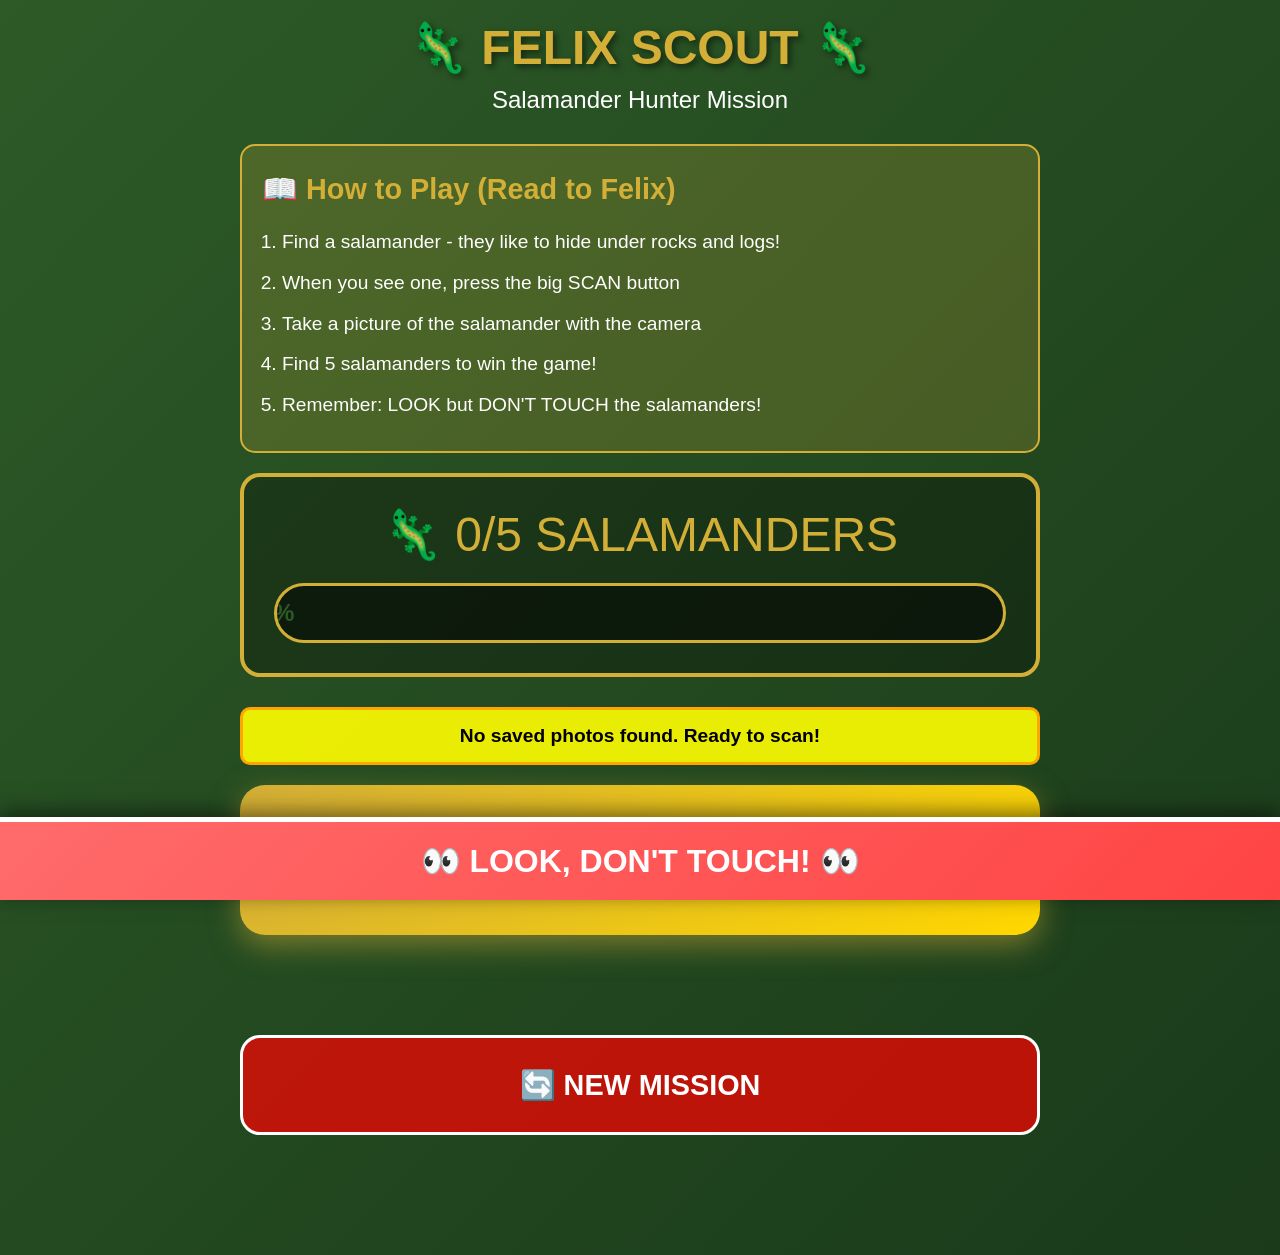
<file: felix-scout.html>
<!DOCTYPE html>
<html lang="en">
<head>
    <meta charset="UTF-8">
    <meta name="viewport" content="width=device-width, initial-scale=1.0">
    <title>Felix Scout - Salamander Hunter</title>
    <style>
        * {
            margin: 0;
            padding: 0;
            box-sizing: border-box;
        }

        :root {
            --jungle: #2D5A27;
            --gold: #D4AF37;
            --dark-jungle: #1a3a1a;
        }

        body {
            font-family: 'Arial Black', Arial, sans-serif;
            background: linear-gradient(135deg, var(--jungle) 0%, var(--dark-jungle) 100%);
            min-height: 100vh;
            padding: 20px;
            padding-bottom: 120px;
            color: white;
        }

        .container {
            max-width: 800px;
            margin: 0 auto;
        }

        header {
            text-align: center;
            margin-bottom: 30px;
        }

        h1 {
            font-size: 3em;
            color: var(--gold);
            text-shadow: 3px 3px 6px rgba(0,0,0,0.5);
            margin-bottom: 10px;
        }

        .subtitle {
            font-size: 1.5em;
            color: white;
        }

        .instructions {
            background: rgba(212, 175, 55, 0.2);
            padding: 20px;
            border-radius: 15px;
            margin: 20px 0;
            border: 2px solid var(--gold);
            font-size: 1.2em;
            line-height: 1.6;
            text-align: left;
        }

        .instructions h2 {
            color: var(--gold);
            margin-bottom: 15px;
            font-size: 1.5em;
        }

        .instructions ol {
            margin-left: 20px;
        }

        .instructions li {
            margin-bottom: 10px;
        }

        .progress-section {
            background: rgba(0,0,0,0.3);
            padding: 30px;
            border-radius: 20px;
            margin-bottom: 30px;
            border: 4px solid var(--gold);
        }

        .counter {
            font-size: 3em;
            text-align: center;
            color: var(--gold);
            margin-bottom: 20px;
        }

        .progress-bar-container {
            background: rgba(0,0,0,0.5);
            height: 60px;
            border-radius: 30px;
            overflow: hidden;
            border: 3px solid var(--gold);
        }

        .progress-bar {
            height: 100%;
            background: linear-gradient(90deg, var(--gold), #FFD700);
            transition: width 0.5s ease;
            display: flex;
            align-items: center;
            justify-content: center;
            font-size: 1.5em;
            font-weight: bold;
            color: var(--jungle);
        }

        .scan-btn {
            width: 100%;
            height: 150px;
            background: linear-gradient(135deg, var(--gold), #FFD700);
            border: none;
            border-radius: 25px;
            font-size: 3em;
            font-weight: bold;
            color: var(--jungle);
            cursor: pointer;
            box-shadow: 0 10px 30px rgba(212, 175, 55, 0.5);
            transition: all 0.3s ease;
            margin-bottom: 30px;
        }

        .scan-btn:active {
            transform: scale(0.95);
            box-shadow: 0 5px 15px rgba(212, 175, 55, 0.5);
        }

        .reset-btn {
            width: 100%;
            height: 100px;
            background: rgba(255, 0, 0, 0.7);
            border: 3px solid white;
            border-radius: 20px;
            font-size: 1.8em;
            font-weight: bold;
            color: white;
            cursor: pointer;
            margin-top: 20px;
            transition: all 0.3s ease;
        }

        .reset-btn:active {
            transform: scale(0.95);
        }

        .photo-grid {
            display: flex;
            gap: 20px;
            margin-bottom: 30px;
            overflow-x: auto;
            overflow-y: hidden;
            scroll-behavior: smooth;
            -webkit-overflow-scrolling: touch;
            padding: 10px 0;
        }

        .photo-grid::-webkit-scrollbar {
            height: 12px;
        }

        .photo-grid::-webkit-scrollbar-track {
            background: rgba(0,0,0,0.3);
            border-radius: 6px;
        }

        .photo-grid::-webkit-scrollbar-thumb {
            background: var(--gold);
            border-radius: 6px;
        }

        .photo-item {
            position: relative;
            background: rgba(0,0,0,0.5);
            border-radius: 15px;
            overflow: hidden;
            border: 3px solid var(--gold);
            flex-shrink: 0;
            width: 300px;
        }

        .photo-item img {
            width: 300px;
            height: 300px;
            object-fit: cover;
            display: block;
        }

        .delete-btn {
            position: absolute;
            top: 10px;
            right: 10px;
            width: 60px;
            height: 60px;
            background: rgba(255, 0, 0, 0.9);
            border: 3px solid white;
            border-radius: 50%;
            font-size: 2em;
            color: white;
            cursor: pointer;
            display: flex;
            align-items: center;
            justify-content: center;
            transition: all 0.2s ease;
        }

        .delete-btn:active {
            transform: scale(0.9);
        }

        .debug-status {
            background: rgba(255, 255, 0, 0.9);
            color: black;
            padding: 15px;
            margin: 20px 0;
            border-radius: 10px;
            font-size: 1.2em;
            font-weight: bold;
            text-align: center;
            border: 3px solid orange;
        }

        .reminder-banner {
            position: fixed;
            bottom: 0;
            left: 0;
            right: 0;
            background: linear-gradient(135deg, #FF6B6B, #FF4444);
            padding: 20px;
            text-align: center;
            font-size: 2em;
            font-weight: bold;
            border-top: 5px solid white;
            z-index: 100;
            box-shadow: 0 -5px 20px rgba(0,0,0,0.5);
        }

        .victory-overlay {
            display: none;
            position: fixed;
            top: 0;
            left: 0;
            right: 0;
            bottom: 0;
            background: rgba(0,0,0,0.95);
            z-index: 1000;
            justify-content: center;
            align-items: center;
            padding: 20px;
        }

        .victory-overlay.active {
            display: flex;
        }

        .victory-content {
            text-align: center;
            animation: victoryPop 0.6s ease;
        }

        @keyframes victoryPop {
            0% { transform: scale(0.5); opacity: 0; }
            50% { transform: scale(1.1); }
            100% { transform: scale(1); opacity: 1; }
        }

        .victory-title {
            font-size: 4em;
            color: var(--gold);
            margin-bottom: 30px;
            text-shadow: 3px 3px 10px rgba(0,0,0,0.8);
        }

        .salamander-emoji {
            font-size: 10em;
            animation: dance 1s infinite;
        }

        @keyframes dance {
            0%, 100% { transform: rotate(-10deg); }
            50% { transform: rotate(10deg); }
        }

        .download-btn {
            width: 100%;
            max-width: 400px;
            height: 120px;
            background: linear-gradient(135deg, var(--gold), #FFD700);
            border: none;
            border-radius: 25px;
            font-size: 2em;
            font-weight: bold;
            color: var(--jungle);
            cursor: pointer;
            margin-top: 30px;
            transition: all 0.3s ease;
        }

        .download-btn:active {
            transform: scale(0.95);
        }

        .hidden {
            display: none;
        }

        input[type="file"] {
            display: none;
        }

        @media (max-width: 600px) {
            h1 {
                font-size: 2em;
            }

            .counter {
                font-size: 2em;
            }

            .scan-btn {
                font-size: 2em;
                height: 120px;
            }

            .photo-item {
                width: 250px;
            }

            .photo-item img {
                width: 250px;
                height: 250px;
            }

            .reminder-banner {
                font-size: 1.5em;
            }

            .victory-title {
                font-size: 2.5em;
            }

            .salamander-emoji {
                font-size: 6em;
            }
        }
    </style>
</head>
<body>
    <div class="container">
        <header>
            <h1>🦎 FELIX SCOUT 🦎</h1>
            <p class="subtitle">Salamander Hunter Mission</p>
        </header>

        <div class="instructions">
            <h2>📖 How to Play (Read to Felix)</h2>
            <ol>
                <li>Find a salamander - they like to hide under rocks and logs!</li>
                <li>When you see one, press the big SCAN button</li>
                <li>Take a picture of the salamander with the camera</li>
                <li>Find 5 salamanders to win the game!</li>
                <li>Remember: LOOK but DON'T TOUCH the salamanders!</li>
            </ol>
        </div>

        <div class="progress-section">
            <div class="counter" id="counter">🦎 0/5 SALAMANDERS</div>
            <div class="progress-bar-container">
                <div class="progress-bar" id="progressBar" style="width: 0%;">
                    <span id="progressText">0%</span>
                </div>
            </div>
        </div>

        <div class="debug-status" id="debugStatus">Ready to scan!</div>

        <button class="scan-btn" onclick="openCamera()">
            📷 SCAN
        </button>

        <div class="photo-grid" id="photoGrid"></div>

        <button class="reset-btn" onclick="resetMission()">
            🔄 NEW MISSION
        </button>
    </div>

    <input type="file" id="cameraInput" accept="image/*" capture="environment" onchange="handlePhoto(event)">

    <div class="reminder-banner">
        👀 LOOK, DON'T TOUCH! 👀
    </div>

    <div class="victory-overlay" id="victoryOverlay">
        <div class="victory-content">
            <div class="victory-title">MASTER SCOUT FELIX!</div>
            <div class="salamander-emoji">🦎</div>
            <p style="font-size: 2em; color: white; margin: 20px 0;">
                ALL SALAMANDERS FOUND!
            </p>
            <button class="download-btn" onclick="downloadAllPhotos()">
                💾 SAVE ALL PHOTOS
            </button>
        </div>
    </div>

    <script>
        let photos = [];
        const STORAGE_KEY = 'salamander_photos';
        const MAX_PHOTOS = 5;

        // Load photos from localStorage on startup
        function loadPhotos() {
            const stored = localStorage.getItem(STORAGE_KEY);
            if (stored) {
                photos = JSON.parse(stored);
                showDebug(`📂 Loaded ${photos.length} photos from storage`);
                renderPhotos();
                updateProgress();
                checkVictory();
            } else {
                showDebug('No saved photos found. Ready to scan!');
            }
        }

        // Save photos to localStorage
        function savePhotos() {
            try {
                const dataToSave = JSON.stringify(photos);
                localStorage.setItem(STORAGE_KEY, dataToSave);

                // Verify it was saved
                const verify = localStorage.getItem(STORAGE_KEY);
                const verifyCount = verify ? JSON.parse(verify).length : 0;
                showDebug(`💾 Saved! Verified ${verifyCount} photos in storage`);
            } catch (e) {
                showDebug(`❌ SAVE FAILED: ${e.message}`);
                alert('Failed to save photo! Storage might be full.');
            }
        }

        // Scanner beep sound (Base64 encoded beep)
        function playScannerBeep() {
            const audioContext = new (window.AudioContext || window.webkitAudioContext)();
            const oscillator = audioContext.createOscillator();
            const gainNode = audioContext.createGain();

            oscillator.connect(gainNode);
            gainNode.connect(audioContext.destination);

            oscillator.frequency.value = 800;
            oscillator.type = 'sine';

            gainNode.gain.setValueAtTime(0.3, audioContext.currentTime);
            gainNode.gain.exponentialRampToValueAtTime(0.01, audioContext.currentTime + 0.2);

            oscillator.start(audioContext.currentTime);
            oscillator.stop(audioContext.currentTime + 0.2);
        }

        // Blip sound for delete/reset
        function playBlip() {
            const audioContext = new (window.AudioContext || window.webkitAudioContext)();
            const oscillator = audioContext.createOscillator();
            const gainNode = audioContext.createGain();

            oscillator.connect(gainNode);
            gainNode.connect(audioContext.destination);

            oscillator.frequency.value = 400;
            oscillator.type = 'square';

            gainNode.gain.setValueAtTime(0.2, audioContext.currentTime);
            gainNode.gain.exponentialRampToValueAtTime(0.01, audioContext.currentTime + 0.1);

            oscillator.start(audioContext.currentTime);
            oscillator.stop(audioContext.currentTime + 0.1);
        }

        function showDebug(msg) {
            document.getElementById('debugStatus').textContent = msg;
        }

        function openCamera() {
            if (photos.length >= MAX_PHOTOS) {
                alert('Mission complete! Start a NEW MISSION to scan more!');
                return;
            }
            showDebug('📸 Opening camera...');
            document.getElementById('cameraInput').click();
        }

        function handlePhoto(event) {
            showDebug('⏳ Processing photo...');

            const file = event.target.files[0];

            // Reset input first so same photo can be taken again
            event.target.value = '';

            if (!file) {
                showDebug('❌ No photo selected');
                setTimeout(() => showDebug('Ready to scan!'), 2000);
                return;
            }

            showDebug('📷 Photo captured! Size: ' + Math.round(file.size/1024) + 'KB');

            const reader = new FileReader();

            reader.onerror = function(error) {
                showDebug('❌ Error reading photo!');
                alert('Error reading photo. Please try again!');
            };

            reader.onload = function(e) {
                showDebug('✅ Photo loaded! Adding to collection...');

                // ALWAYS reload from localStorage first to get the latest state
                const stored = localStorage.getItem(STORAGE_KEY);
                if (stored) {
                    photos = JSON.parse(stored);
                    showDebug(`📂 Reloaded ${photos.length} from storage before adding`);
                }

                const beforeCount = photos.length;
                showDebug(`Before: ${beforeCount} photos in array`);

                if (photos.length < MAX_PHOTOS) {
                    photos.push(e.target.result);
                    const afterCount = photos.length;
                    showDebug(`After push: ${afterCount} photos in array`);

                    savePhotos();

                    // Reload from storage to verify
                    const verify = localStorage.getItem(STORAGE_KEY);
                    photos = JSON.parse(verify);
                    showDebug(`📂 Reloaded ${photos.length} from storage after save`);

                    renderPhotos();
                    updateProgress();
                    playScannerBeep();
                    checkVictory();
                }
            };

            reader.readAsDataURL(file);
        }

        function deletePhoto(index) {
            playBlip();
            photos.splice(index, 1);
            savePhotos();
            renderPhotos();
            updateProgress();
        }

        function renderPhotos() {
            const grid = document.getElementById('photoGrid');
            grid.innerHTML = '';

            showDebug(`🖼️ Rendering ${photos.length} photos...`);

            photos.forEach((photo, index) => {
                const item = document.createElement('div');
                item.className = 'photo-item';
                item.innerHTML = `
                    <img src="${photo}" alt="Salamander ${index + 1}">
                    <button class="delete-btn" onclick="deletePhoto(${index})">🗑️</button>
                `;
                grid.appendChild(item);
            });

            showDebug(`✅ ${photos.length} photos displayed! Ready for more!`);
        }

        function updateProgress() {
            const count = photos.length;
            const percentage = (count / MAX_PHOTOS) * 100;

            // Check what's actually in localStorage
            const stored = localStorage.getItem(STORAGE_KEY);
            const storedCount = stored ? JSON.parse(stored).length : 0;

            showDebug(`📊 ARRAY: ${count} photos | STORAGE: ${storedCount} photos`);

            document.getElementById('counter').textContent = `🦎 ${count}/${MAX_PHOTOS} SALAMANDERS`;
            document.getElementById('progressBar').style.width = percentage + '%';
            document.getElementById('progressText').textContent = Math.round(percentage) + '%';
        }

        function checkVictory() {
            if (photos.length === MAX_PHOTOS) {
                setTimeout(() => {
                    document.getElementById('victoryOverlay').classList.add('active');
                }, 500);
            }
        }

        function resetMission() {
            if (confirm('Start a NEW MISSION? This will delete all photos!')) {
                playBlip();
                photos = [];
                savePhotos();
                renderPhotos();
                updateProgress();
                document.getElementById('victoryOverlay').classList.remove('active');
            }
        }

        function downloadAllPhotos() {
            photos.forEach((photo, index) => {
                const link = document.createElement('a');
                link.href = photo;
                link.download = `Felix-Salamander-${index + 1}.jpg`;
                document.body.appendChild(link);
                link.click();
                document.body.removeChild(link);
            });
        }

        // Detect page reloads
        window.addEventListener('pageshow', function(event) {
            if (event.persisted) {
                showDebug('⚠️ PAGE RESTORED FROM CACHE');
                loadPhotos();
            }
        });

        // Initialize on load
        const pageLoadTime = new Date().toLocaleTimeString();
        showDebug(`🔄 Page loaded at ${pageLoadTime}`);
        loadPhotos();
    </script>
</body>
</html>
</file>
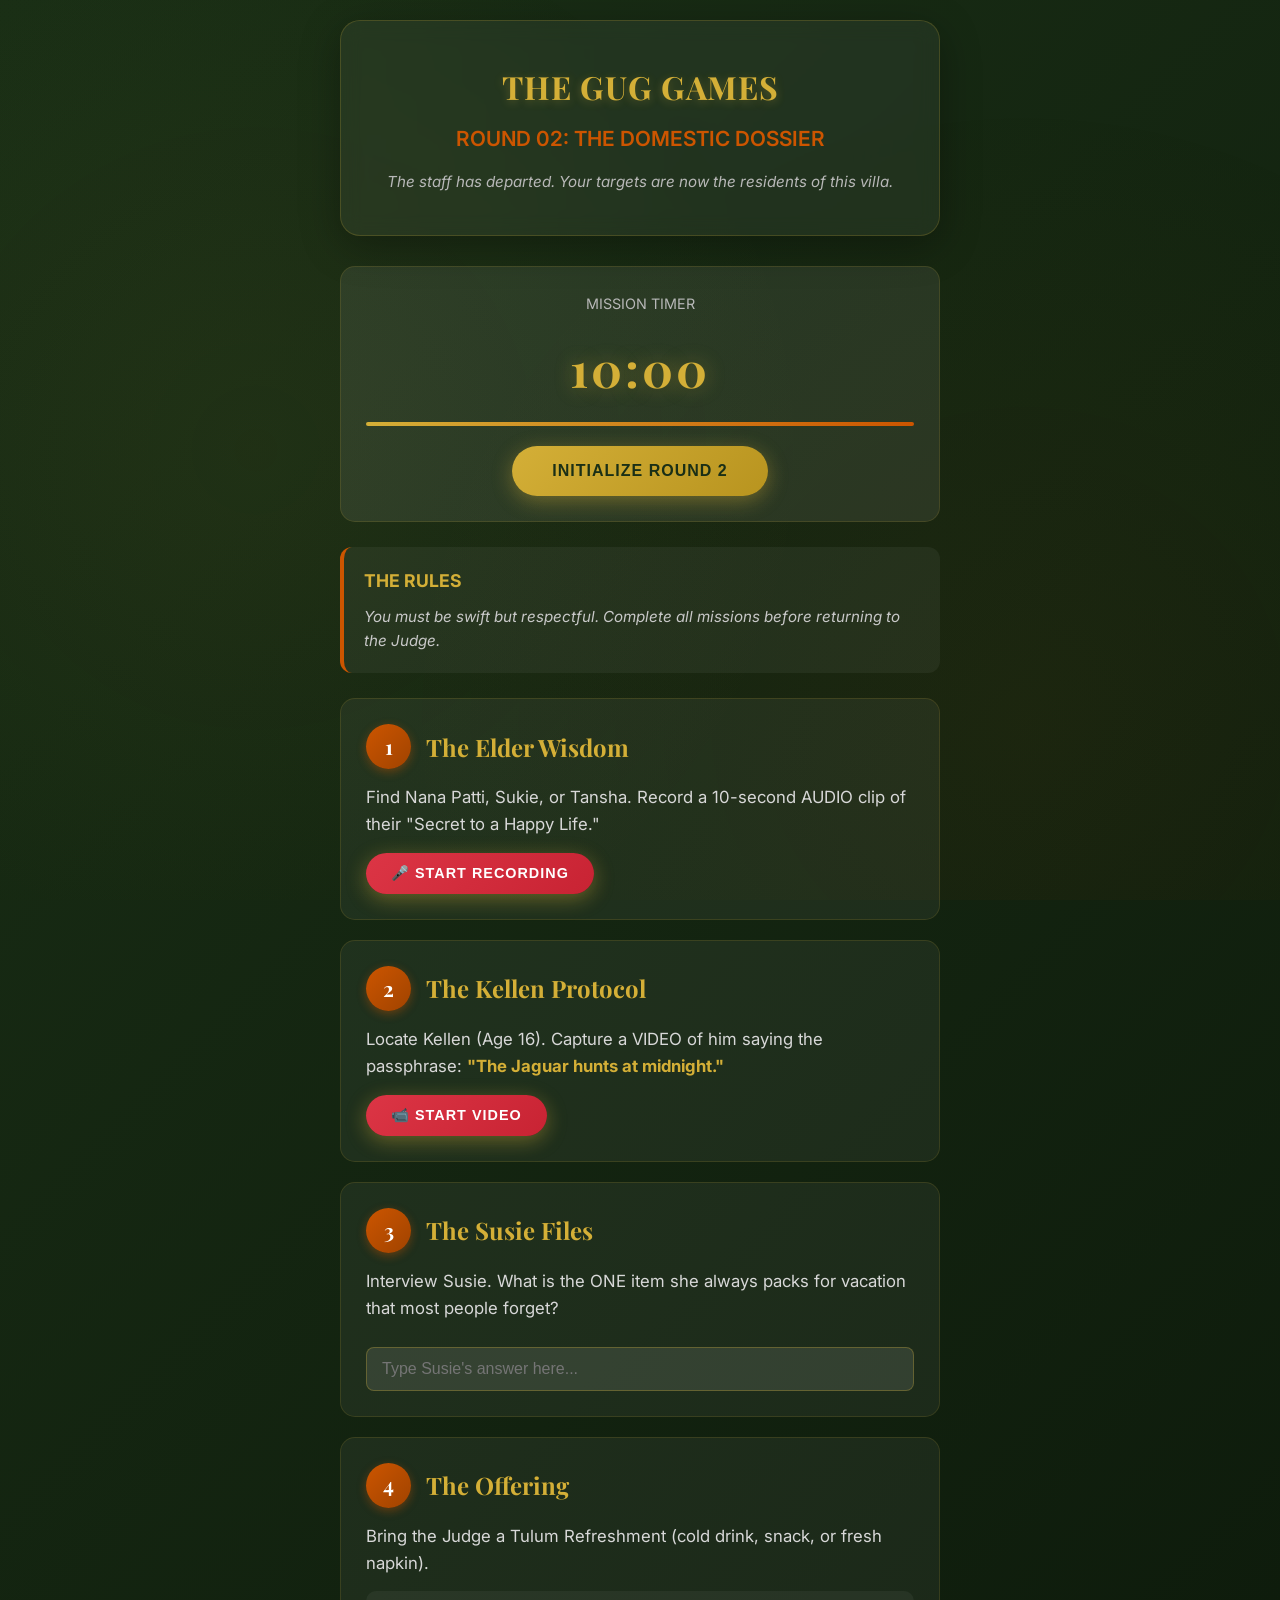
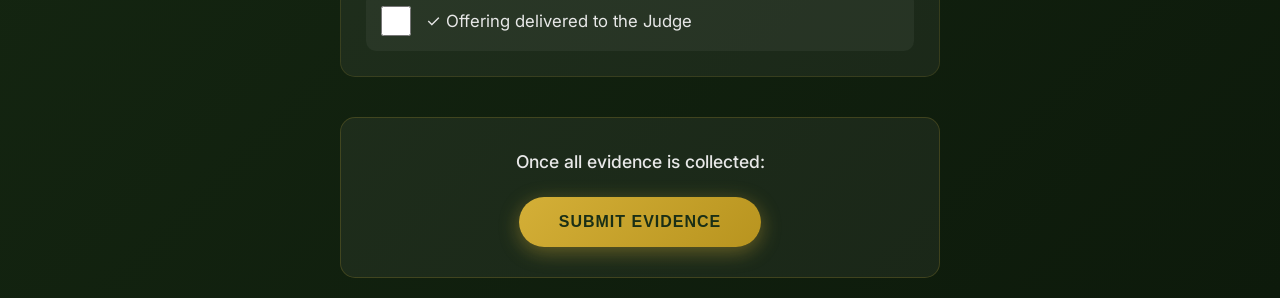
<file: gug-games-round2.html>
<!DOCTYPE html>
<html lang="en">
<head>
    <meta charset="UTF-8">
    <meta name="viewport" content="width=device-width, initial-scale=1.0">
    <title>The Gug Games - Round 2</title>
    <link href="https://fonts.googleapis.com/css2?family=Playfair+Display:wght@700&family=Inter:wght@400;500;600&display=swap" rel="stylesheet">
    <style>
        * {
            margin: 0;
            padding: 0;
            box-sizing: border-box;
        }

        :root {
            --jungle-dark: #1A2F16;
            --gold: #D4AF37;
            --terracotta: #CC5500;
            --burnt-orange: #CC5500;
            --charcoal: #2C2C2C;
            --dark-overlay: rgba(26, 47, 22, 0.95);
        }

        body {
            font-family: 'Inter', -apple-system, BlinkMacSystemFont, 'Segoe UI', Roboto, sans-serif;
            line-height: 1.6;
            color: #E8E8E8;
            background: linear-gradient(135deg, var(--jungle-dark) 0%, #0d1a0b 100%);
            min-height: 100vh;
            padding: 20px;
            position: relative;
        }

        /* Decorative elements */
        body::before {
            content: '';
            position: fixed;
            top: 0;
            left: 0;
            right: 0;
            bottom: 0;
            background-image: radial-gradient(circle at 20% 50%, rgba(212, 175, 55, 0.05) 0%, transparent 50%),
                              radial-gradient(circle at 80% 80%, rgba(204, 85, 0, 0.05) 0%, transparent 50%);
            pointer-events: none;
        }

        .container {
            max-width: 600px;
            margin: 0 auto;
            position: relative;
            z-index: 1;
        }

        header {
            text-align: center;
            margin-bottom: 30px;
            padding: 40px 20px;
            background: rgba(255, 255, 255, 0.05);
            border-radius: 20px;
            border: 1px solid rgba(212, 175, 55, 0.2);
            box-shadow: 0 10px 40px rgba(0,0,0,0.3);
            backdrop-filter: blur(10px);
        }

        h1 {
            font-family: 'Playfair Display', serif;
            font-size: 2em;
            color: var(--gold);
            margin-bottom: 10px;
            letter-spacing: 1px;
            text-shadow: 0 2px 10px rgba(212, 175, 55, 0.3);
        }

        .round-title {
            font-size: 1.3em;
            color: var(--terracotta);
            font-weight: 600;
            margin-bottom: 15px;
        }

        .subtitle {
            color: #B8B8B8;
            font-size: 0.95em;
            font-style: italic;
        }

        .timer-section {
            background: rgba(255, 255, 255, 0.08);
            padding: 25px;
            border-radius: 15px;
            margin-bottom: 25px;
            text-align: center;
            border: 1px solid rgba(212, 175, 55, 0.15);
        }

        .timer {
            font-size: 3em;
            font-weight: 700;
            font-family: 'Playfair Display', serif;
            color: var(--gold);
            margin: 15px 0;
            letter-spacing: 3px;
            text-shadow: 0 0 20px rgba(212, 175, 55, 0.4);
        }

        .timer.warning {
            color: var(--terracotta);
            animation: pulse 1s infinite;
        }

        @keyframes pulse {
            0%, 100% { opacity: 1; }
            50% { opacity: 0.6; }
        }

        .progress-bar {
            width: 100%;
            height: 4px;
            background: rgba(255, 255, 255, 0.1);
            border-radius: 2px;
            overflow: hidden;
            margin-top: 15px;
        }

        .progress-fill {
            height: 100%;
            background: linear-gradient(90deg, var(--gold), var(--terracotta));
            transition: width 1s linear;
            box-shadow: 0 0 10px var(--gold);
        }

        .start-btn, .submit-btn, .record-btn, .stop-btn {
            background: linear-gradient(135deg, var(--gold), #b8941f);
            color: var(--jungle-dark);
            border: none;
            padding: 16px 40px;
            font-size: 1em;
            font-weight: 700;
            border-radius: 50px;
            cursor: pointer;
            transition: all 0.3s ease;
            box-shadow: 0 5px 20px rgba(212, 175, 55, 0.4);
            text-transform: uppercase;
            letter-spacing: 1px;
        }

        .start-btn:hover, .submit-btn:hover {
            transform: translateY(-2px);
            box-shadow: 0 8px 30px rgba(212, 175, 55, 0.6);
        }

        .record-btn {
            background: linear-gradient(135deg, #dc3545, #c82333);
            color: white;
            padding: 12px 25px;
            font-size: 0.9em;
        }

        .record-btn.recording {
            background: linear-gradient(135deg, #28a745, #218838);
            animation: pulse 1.5s infinite;
        }

        .stop-btn {
            background: linear-gradient(135deg, #6c757d, #545b62);
            color: white;
            padding: 12px 25px;
            font-size: 0.9em;
        }

        .rules {
            background: rgba(255, 255, 255, 0.05);
            padding: 20px;
            border-radius: 12px;
            margin-bottom: 25px;
            border-left: 4px solid var(--terracotta);
        }

        .rules h3 {
            color: var(--gold);
            margin-bottom: 10px;
            font-size: 1.1em;
        }

        .rules p {
            color: #C8C8C8;
            font-size: 0.95em;
            font-style: italic;
        }

        .mission {
            background: rgba(255, 255, 255, 0.05);
            padding: 25px;
            border-radius: 15px;
            margin-bottom: 20px;
            border: 1px solid rgba(212, 175, 55, 0.15);
            transition: all 0.3s ease;
        }

        .mission:hover {
            border-color: rgba(212, 175, 55, 0.4);
            box-shadow: 0 5px 20px rgba(212, 175, 55, 0.15);
        }

        .mission-header {
            display: flex;
            align-items: center;
            gap: 15px;
            margin-bottom: 15px;
        }

        .mission-number {
            width: 45px;
            height: 45px;
            background: linear-gradient(135deg, var(--terracotta), #a04300);
            color: white;
            border-radius: 50%;
            display: flex;
            align-items: center;
            justify-content: center;
            font-size: 1.3em;
            font-weight: 700;
            font-family: 'Playfair Display', serif;
            flex-shrink: 0;
            box-shadow: 0 3px 10px rgba(204, 85, 0, 0.4);
        }

        .mission h2 {
            font-family: 'Playfair Display', serif;
            color: var(--gold);
            font-size: 1.5em;
            margin: 0;
        }

        .mission-description {
            color: #D8D8D8;
            margin-bottom: 15px;
            font-size: 1.05em;
        }

        .mission-action {
            margin-top: 15px;
        }

        input[type="text"] {
            width: 100%;
            padding: 12px 15px;
            background: rgba(255, 255, 255, 0.1);
            border: 1px solid rgba(212, 175, 55, 0.3);
            border-radius: 8px;
            color: white;
            font-size: 1em;
            margin-top: 10px;
        }

        input[type="text"]:focus {
            outline: none;
            border-color: var(--gold);
            box-shadow: 0 0 10px rgba(212, 175, 55, 0.3);
        }

        .checkbox-wrapper {
            display: flex;
            align-items: center;
            gap: 15px;
            padding: 15px;
            background: rgba(255, 255, 255, 0.05);
            border-radius: 10px;
            margin-top: 10px;
            cursor: pointer;
            transition: all 0.3s ease;
        }

        .checkbox-wrapper:hover {
            background: rgba(255, 255, 255, 0.08);
        }

        .checkbox-wrapper input[type="checkbox"] {
            width: 30px;
            height: 30px;
            cursor: pointer;
        }

        .checkbox-wrapper label {
            color: #E8E8E8;
            font-size: 1.05em;
            cursor: pointer;
            flex: 1;
        }

        .media-preview {
            margin-top: 15px;
            padding: 15px;
            background: rgba(255, 255, 255, 0.08);
            border-radius: 10px;
            border: 1px solid rgba(212, 175, 55, 0.2);
        }

        .media-preview audio,
        .media-preview video {
            width: 100%;
            margin-top: 10px;
            border-radius: 8px;
        }

        .status-badge {
            display: inline-block;
            padding: 5px 12px;
            background: rgba(40, 167, 69, 0.2);
            color: #5fd97a;
            border-radius: 20px;
            font-size: 0.85em;
            font-weight: 600;
            margin-top: 10px;
        }

        .evidence-log {
            display: none;
        }

        .evidence-log.active {
            display: block;
            animation: fadeIn 0.5s ease;
        }

        @keyframes fadeIn {
            from { opacity: 0; transform: scale(0.95); }
            to { opacity: 1; transform: scale(1); }
        }

        .evidence-item {
            background: rgba(255, 255, 255, 0.05);
            padding: 20px;
            border-radius: 12px;
            margin-bottom: 15px;
            border: 1px solid rgba(212, 175, 55, 0.2);
        }

        .evidence-item h3 {
            color: var(--gold);
            margin-bottom: 10px;
            font-size: 1.2em;
        }

        .success-icon {
            font-size: 4em;
            text-align: center;
            margin: 20px 0;
            animation: bounce 1s infinite;
        }

        @keyframes bounce {
            0%, 100% { transform: translateY(0); }
            50% { transform: translateY(-10px); }
        }

        .hidden {
            display: none;
        }

        @media (max-width: 600px) {
            body {
                padding: 15px;
            }

            h1 {
                font-size: 1.6em;
            }

            .timer {
                font-size: 2.5em;
            }

            .mission {
                padding: 20px;
            }

            .mission h2 {
                font-size: 1.3em;
            }
        }
    </style>
</head>
<body>
    <div class="container">
        <header>
            <h1>THE GUG GAMES</h1>
            <div class="round-title">ROUND 02: THE DOMESTIC DOSSIER</div>
            <p class="subtitle">The staff has departed. Your targets are now the residents of this villa.</p>
        </header>

        <div id="gameContent">
            <div class="timer-section">
                <div style="font-size: 0.9em; color: #B8B8B8; margin-bottom: 5px;">MISSION TIMER</div>
                <div class="timer" id="timer">10:00</div>
                <div class="progress-bar">
                    <div class="progress-fill" id="progressBar" style="width: 100%;"></div>
                </div>
                <button class="start-btn" id="startBtn" onclick="startMission()" style="margin-top: 20px;">INITIALIZE ROUND 2</button>
            </div>

            <div class="rules">
                <h3>THE RULES</h3>
                <p>You must be swift but respectful. Complete all missions before returning to the Judge.</p>
            </div>

            <!-- Mission 1: Audio Recording -->
            <div class="mission">
                <div class="mission-header">
                    <div class="mission-number">1</div>
                    <h2>The Elder Wisdom</h2>
                </div>
                <p class="mission-description">Find Nana Patti, Sukie, or Tansha. Record a 10-second AUDIO clip of their "Secret to a Happy Life."</p>
                <div class="mission-action">
                    <button class="record-btn" id="audioRecordBtn" onclick="startAudioRecording()">🎤 START RECORDING</button>
                    <button class="stop-btn hidden" id="audioStopBtn" onclick="stopAudioRecording()">⏹ STOP</button>
                    <div class="media-preview hidden" id="audioPreview">
                        <div class="status-badge">✓ Audio Recorded</div>
                        <audio id="audioPlayback" controls></audio>
                    </div>
                </div>
            </div>

            <!-- Mission 2: Video Recording -->
            <div class="mission">
                <div class="mission-header">
                    <div class="mission-number">2</div>
                    <h2>The Kellen Protocol</h2>
                </div>
                <p class="mission-description">Locate Kellen (Age 16). Capture a VIDEO of him saying the passphrase: <strong style="color: var(--gold);">"The Jaguar hunts at midnight."</strong></p>
                <div class="mission-action">
                    <button class="record-btn" id="videoRecordBtn" onclick="startVideoRecording()">📹 START VIDEO</button>
                    <button class="stop-btn hidden" id="videoStopBtn" onclick="stopVideoRecording()">⏹ STOP</button>
                    <div class="media-preview hidden" id="videoPreview">
                        <div class="status-badge">✓ Video Recorded</div>
                        <video id="videoPlayback" controls></video>
                    </div>
                </div>
            </div>

            <!-- Mission 3: Text Input -->
            <div class="mission">
                <div class="mission-header">
                    <div class="mission-number">3</div>
                    <h2>The Susie Files</h2>
                </div>
                <p class="mission-description">Interview Susie. What is the ONE item she always packs for vacation that most people forget?</p>
                <div class="mission-action">
                    <input type="text" id="susieAnswer" placeholder="Type Susie's answer here...">
                </div>
            </div>

            <!-- Mission 4: Checkbox -->
            <div class="mission">
                <div class="mission-header">
                    <div class="mission-number">4</div>
                    <h2>The Offering</h2>
                </div>
                <p class="mission-description">Bring the Judge a Tulum Refreshment (cold drink, snack, or fresh napkin).</p>
                <div class="mission-action">
                    <div class="checkbox-wrapper" onclick="document.getElementById('offeringCheck').click()">
                        <input type="checkbox" id="offeringCheck">
                        <label for="offeringCheck">✓ Offering delivered to the Judge</label>
                    </div>
                </div>
            </div>

            <div style="text-align: center; margin-top: 40px; padding: 30px; background: rgba(255, 255, 255, 0.05); border-radius: 15px; border: 1px solid rgba(212, 175, 55, 0.2);">
                <p style="font-size: 1.1em; color: #E8E8E8; margin-bottom: 20px; font-weight: 500;">Once all evidence is collected:</p>
                <button class="submit-btn" onclick="submitEvidence()">SUBMIT EVIDENCE</button>
            </div>
        </div>

        <!-- Evidence Log Screen -->
        <div id="evidenceLog" class="evidence-log">
            <div style="text-align: center; background: rgba(255, 255, 255, 0.05); padding: 40px 30px; border-radius: 20px; border: 1px solid rgba(212, 175, 55, 0.3);">
                <div class="success-icon">🏆</div>
                <h1 style="color: var(--gold); margin-bottom: 10px;">EVIDENCE LOG</h1>
                <p style="color: #B8B8B8; margin-bottom: 30px;">Mission Time: <span id="finalTime" style="color: var(--gold); font-weight: 700;">--:--</span></p>

                <div class="evidence-item" id="evidence1">
                    <h3>Mission 1: Elder Wisdom</h3>
                    <audio id="evidence1Audio" controls style="width: 100%; margin-top: 10px;"></audio>
                </div>

                <div class="evidence-item" id="evidence2">
                    <h3>Mission 2: Kellen Protocol</h3>
                    <video id="evidence2Video" controls style="width: 100%; margin-top: 10px; border-radius: 8px;"></video>
                </div>

                <div class="evidence-item" id="evidence3">
                    <h3>Mission 3: Susie's Item</h3>
                    <p id="evidence3Text" style="color: #E8E8E8; font-size: 1.1em; margin-top: 10px; font-style: italic;"></p>
                </div>

                <div class="evidence-item" id="evidence4">
                    <h3>Mission 4: The Offering</h3>
                    <p id="evidence4Status" style="color: #E8E8E8; font-size: 1.1em; margin-top: 10px;"></p>
                </div>

                <p style="font-size: 1.2em; color: var(--gold); margin-top: 30px; font-weight: 600;">🌴 Show this to the Judge for verification! 🌴</p>

                <button class="start-btn" onclick="resetGame()" style="margin-top: 20px;">PLAY AGAIN</button>
            </div>
        </div>
    </div>

    <script>
        let timeLeft = 600;
        let timerInterval;
        let startTime;
        let audioRecorder, videoRecorder;
        let audioBlob, videoBlob;
        let audioStream, videoStream;

        function startMission() {
            document.getElementById('startBtn').disabled = true;
            document.getElementById('startBtn').textContent = 'MISSION ACTIVE';
            document.getElementById('startBtn').style.opacity = '0.5';
            startTime = Date.now();

            timerInterval = setInterval(() => {
                timeLeft--;
                updateTimerDisplay();

                if (timeLeft <= 0) {
                    clearInterval(timerInterval);
                    alert('Time is up! Return to the Judge now!');
                }
            }, 1000);
        }

        function updateTimerDisplay() {
            const minutes = Math.floor(timeLeft / 60);
            const seconds = timeLeft % 60;
            const display = `${minutes}:${seconds.toString().padStart(2, '0')}`;
            const timerElement = document.getElementById('timer');
            timerElement.textContent = display;

            const progressPercent = (timeLeft / 600) * 100;
            document.getElementById('progressBar').style.width = progressPercent + '%';

            if (timeLeft <= 60) {
                timerElement.classList.add('warning');
            }
        }

        // Audio Recording
        async function startAudioRecording() {
            try {
                audioStream = await navigator.mediaDevices.getUserMedia({ audio: true });
                audioRecorder = new MediaRecorder(audioStream);
                const chunks = [];

                audioRecorder.ondataavailable = (e) => chunks.push(e.data);
                audioRecorder.onstop = () => {
                    audioBlob = new Blob(chunks, { type: 'audio/webm' });
                    const audioURL = URL.createObjectURL(audioBlob);
                    document.getElementById('audioPlayback').src = audioURL;
                    document.getElementById('audioPreview').classList.remove('hidden');
                };

                audioRecorder.start();
                document.getElementById('audioRecordBtn').classList.add('hidden');
                document.getElementById('audioStopBtn').classList.remove('hidden');
            } catch (err) {
                alert('Error accessing microphone. Please allow microphone access and try again.');
                console.error(err);
            }
        }

        function stopAudioRecording() {
            if (audioRecorder && audioRecorder.state !== 'inactive') {
                audioRecorder.stop();
                audioStream.getTracks().forEach(track => track.stop());
                document.getElementById('audioStopBtn').classList.add('hidden');
                document.getElementById('audioRecordBtn').textContent = '✓ RE-RECORD';
                document.getElementById('audioRecordBtn').classList.remove('hidden');
            }
        }

        // Video Recording
        async function startVideoRecording() {
            try {
                videoStream = await navigator.mediaDevices.getUserMedia({ video: true, audio: true });
                videoRecorder = new MediaRecorder(videoStream);
                const chunks = [];

                videoRecorder.ondataavailable = (e) => chunks.push(e.data);
                videoRecorder.onstop = () => {
                    videoBlob = new Blob(chunks, { type: 'video/webm' });
                    const videoURL = URL.createObjectURL(videoBlob);
                    document.getElementById('videoPlayback').src = videoURL;
                    document.getElementById('videoPreview').classList.remove('hidden');
                };

                videoRecorder.start();
                document.getElementById('videoRecordBtn').classList.add('hidden');
                document.getElementById('videoStopBtn').classList.remove('hidden');
            } catch (err) {
                alert('Error accessing camera. Please allow camera access and try again.');
                console.error(err);
            }
        }

        function stopVideoRecording() {
            if (videoRecorder && videoRecorder.state !== 'inactive') {
                videoRecorder.stop();
                videoStream.getTracks().forEach(track => track.stop());
                document.getElementById('videoStopBtn').classList.add('hidden');
                document.getElementById('videoRecordBtn').textContent = '✓ RE-RECORD';
                document.getElementById('videoRecordBtn').classList.remove('hidden');
            }
        }

        function submitEvidence() {
            const susieAnswer = document.getElementById('susieAnswer').value;
            const offeringCheck = document.getElementById('offeringCheck').checked;

            if (!audioBlob) {
                alert('Please record audio for Mission 1!');
                return;
            }
            if (!videoBlob) {
                alert('Please record video for Mission 2!');
                return;
            }
            if (!susieAnswer) {
                alert('Please answer Mission 3!');
                return;
            }
            if (!offeringCheck) {
                alert('Please complete Mission 4!');
                return;
            }

            clearInterval(timerInterval);
            const elapsedTime = Math.floor((Date.now() - startTime) / 1000);
            const minutes = Math.floor(elapsedTime / 60);
            const seconds = elapsedTime % 60;
            document.getElementById('finalTime').textContent = `${minutes}:${seconds.toString().padStart(2, '0')}`;

            // Populate evidence log
            document.getElementById('evidence1Audio').src = URL.createObjectURL(audioBlob);
            document.getElementById('evidence2Video').src = URL.createObjectURL(videoBlob);
            document.getElementById('evidence3Text').textContent = `"${susieAnswer}"`;
            document.getElementById('evidence4Status').textContent = '✓ Delivered to the Judge';

            document.getElementById('gameContent').classList.add('hidden');
            document.getElementById('evidenceLog').classList.add('active');
        }

        function resetGame() {
            location.reload();
        }
    </script>
</body>
</html>
</file>
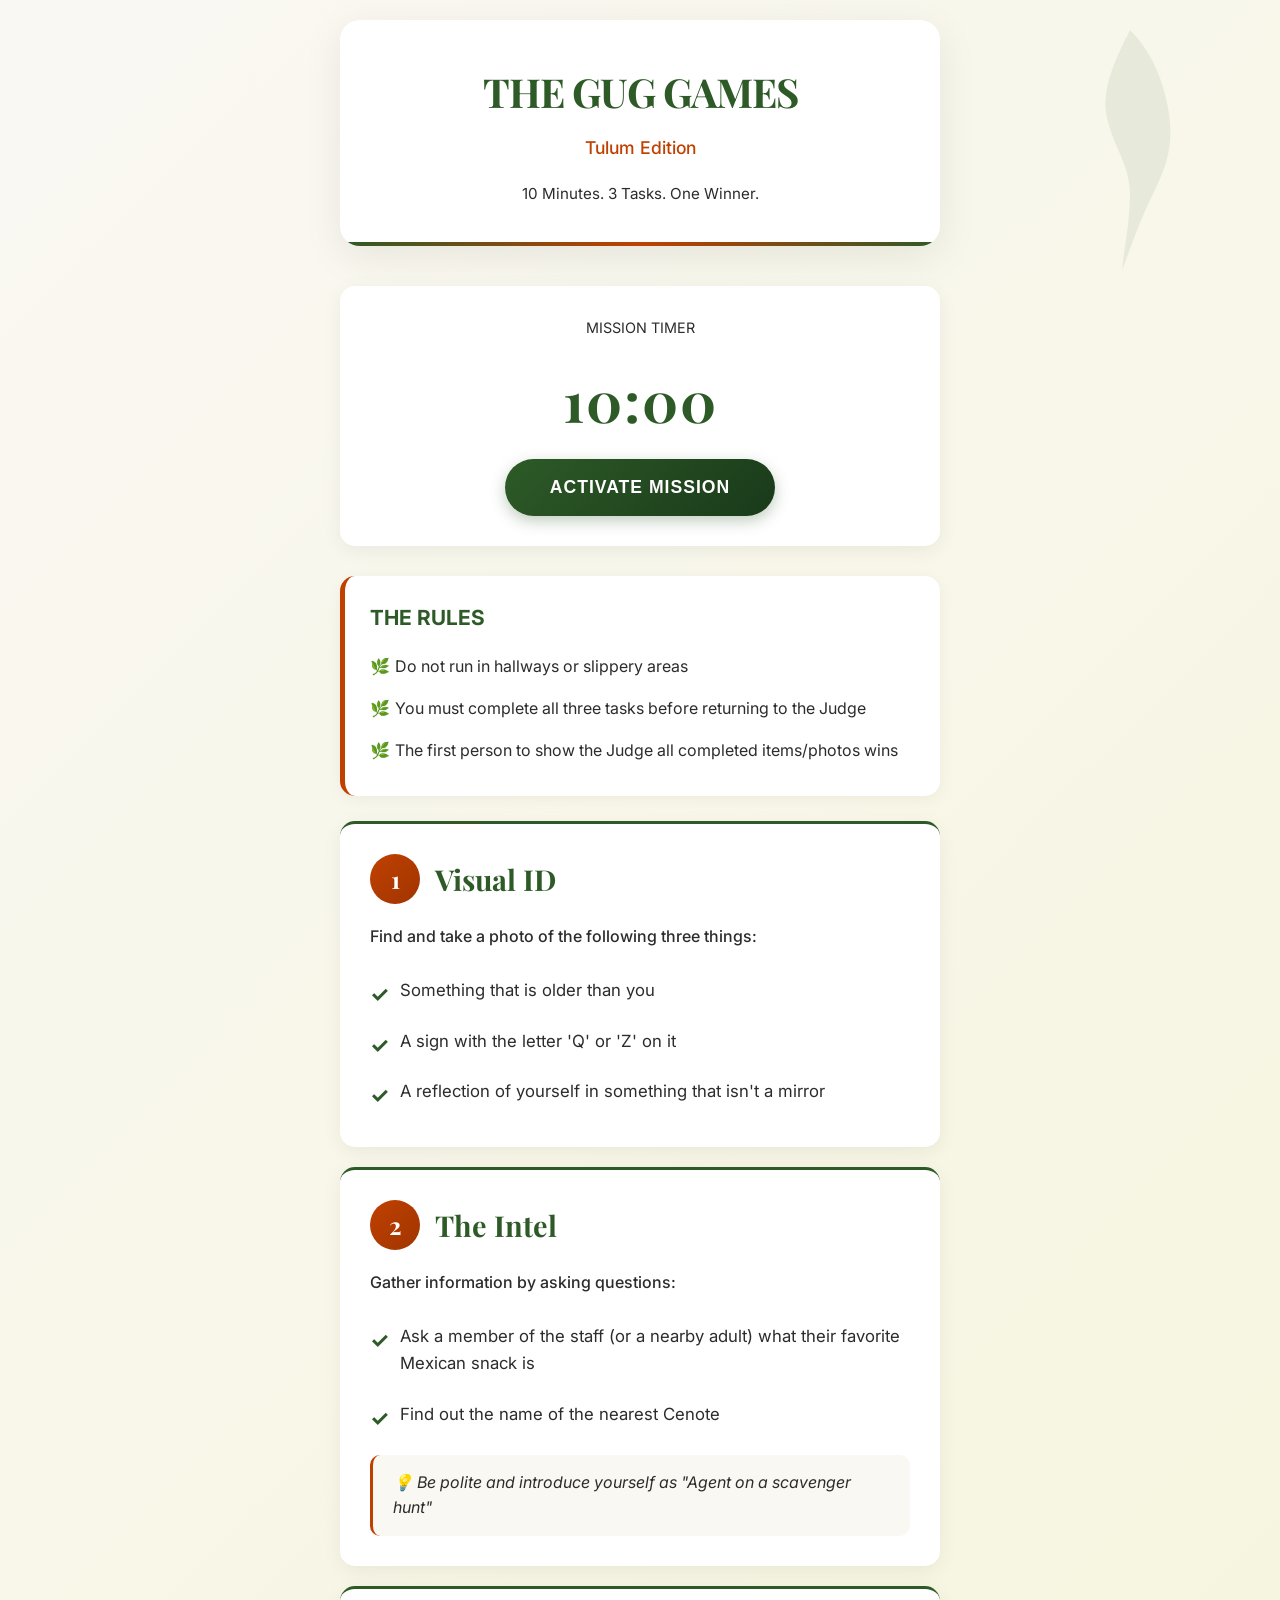
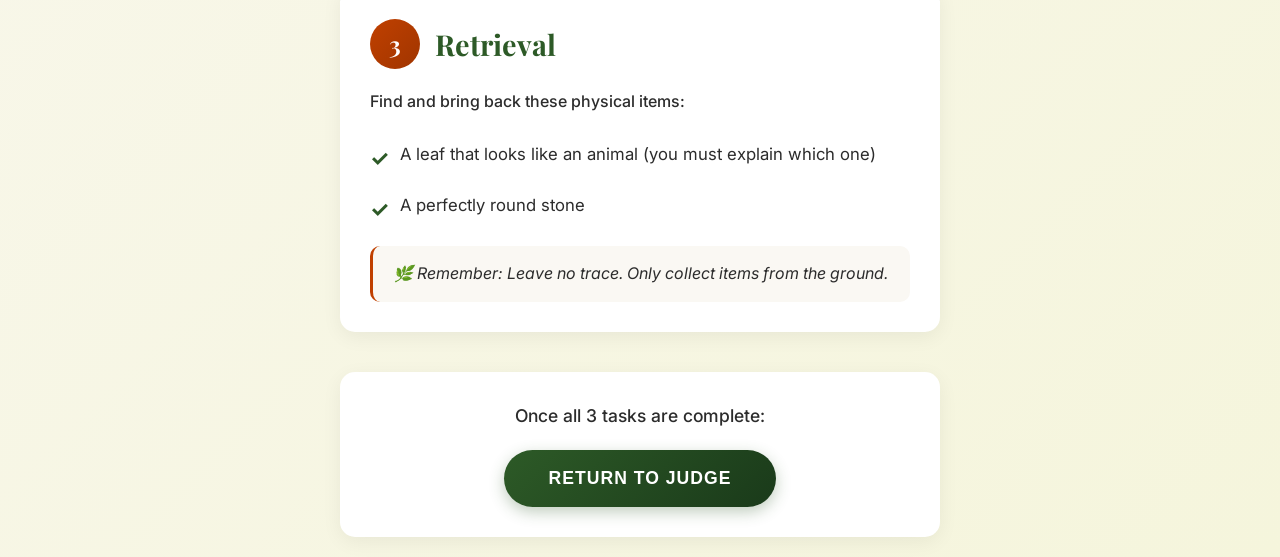
<file: gug-games.html>
<!DOCTYPE html>
<html lang="en">
<head>
    <meta charset="UTF-8">
    <meta name="viewport" content="width=device-width, initial-scale=1.0">
    <title>The Gug Games - Tulum Edition</title>
    <link href="https://fonts.googleapis.com/css2?family=Playfair+Display:wght@700&family=Inter:wght@400;500;600&display=swap" rel="stylesheet">
    <style>
        * {
            margin: 0;
            padding: 0;
            box-sizing: border-box;
        }

        :root {
            --sand: #F5F5DC;
            --jungle-green: #2D5A27;
            --terracotta: #C04000;
            --charcoal: #2C2C2C;
            --light-sand: #FAF8F3;
            --dark-green: #1a3a1a;
        }

        body {
            font-family: 'Inter', -apple-system, BlinkMacSystemFont, 'Segoe UI', Roboto, sans-serif;
            line-height: 1.6;
            color: var(--charcoal);
            background: linear-gradient(135deg, var(--light-sand) 0%, var(--sand) 100%);
            min-height: 100vh;
            padding: 20px;
            position: relative;
            overflow-x: hidden;
        }

        /* Decorative palm shadows */
        body::before {
            content: '';
            position: fixed;
            top: 0;
            right: 0;
            width: 300px;
            height: 300px;
            background: url("data:image/svg+xml,%3Csvg xmlns='http://www.w3.org/2000/svg' viewBox='0 0 200 200'%3E%3Cpath d='M100 20c-10 20-20 40-15 60 5 20 15 30 15 50s-5 40-5 50c0 0 10-30 20-50s15-35 10-60c-5-25-15-40-25-50z' fill='%232D5A27' opacity='0.08'/%3E%3C/svg%3E") no-repeat;
            pointer-events: none;
        }

        .container {
            max-width: 600px;
            margin: 0 auto;
            position: relative;
        }

        header {
            text-align: center;
            margin-bottom: 40px;
            padding: 40px 20px;
            background: white;
            border-radius: 20px;
            box-shadow: 0 10px 40px rgba(0,0,0,0.08);
            position: relative;
            overflow: hidden;
        }

        header::after {
            content: '';
            position: absolute;
            bottom: 0;
            left: 0;
            right: 0;
            height: 4px;
            background: linear-gradient(90deg, var(--jungle-green), var(--terracotta), var(--jungle-green));
        }

        h1 {
            font-family: 'Playfair Display', serif;
            font-size: 2.5em;
            color: var(--jungle-green);
            margin-bottom: 10px;
            letter-spacing: -1px;
        }

        .subtitle {
            font-size: 1.1em;
            color: var(--terracotta);
            font-weight: 500;
            margin-bottom: 20px;
        }

        .timer-section {
            background: white;
            padding: 30px;
            border-radius: 15px;
            margin-bottom: 30px;
            text-align: center;
            box-shadow: 0 5px 20px rgba(0,0,0,0.06);
        }

        .timer {
            font-size: 3.5em;
            font-weight: 700;
            font-family: 'Playfair Display', serif;
            color: var(--jungle-green);
            margin: 15px 0;
            letter-spacing: 2px;
        }

        .timer.warning {
            color: var(--terracotta);
            animation: pulse 1s infinite;
        }

        @keyframes pulse {
            0%, 100% { opacity: 1; }
            50% { opacity: 0.7; }
        }

        .start-btn, .return-btn {
            background: linear-gradient(135deg, var(--jungle-green), var(--dark-green));
            color: white;
            border: none;
            padding: 18px 45px;
            font-size: 1.1em;
            font-weight: 600;
            border-radius: 50px;
            cursor: pointer;
            transition: all 0.3s ease;
            box-shadow: 0 5px 15px rgba(45, 90, 39, 0.3);
            text-transform: uppercase;
            letter-spacing: 1px;
        }

        .start-btn:hover, .return-btn:hover {
            transform: translateY(-2px);
            box-shadow: 0 8px 25px rgba(45, 90, 39, 0.4);
        }

        .start-btn:active, .return-btn:active {
            transform: translateY(0);
        }

        .rules {
            background: white;
            padding: 25px;
            border-radius: 15px;
            margin-bottom: 25px;
            border-left: 5px solid var(--terracotta);
            box-shadow: 0 3px 15px rgba(0,0,0,0.05);
        }

        .rules h3 {
            color: var(--jungle-green);
            margin-bottom: 12px;
            font-size: 1.3em;
        }

        .rules ul {
            list-style: none;
            padding-left: 0;
        }

        .rules li {
            padding: 8px 0;
            padding-left: 25px;
            position: relative;
        }

        .rules li::before {
            content: '🌿';
            position: absolute;
            left: 0;
        }

        .phase {
            background: white;
            padding: 30px;
            border-radius: 15px;
            margin-bottom: 20px;
            box-shadow: 0 5px 20px rgba(0,0,0,0.06);
            border-top: 3px solid var(--jungle-green);
            transition: all 0.3s ease;
        }

        .phase:hover {
            box-shadow: 0 8px 30px rgba(0,0,0,0.1);
            transform: translateY(-2px);
        }

        .phase-header {
            display: flex;
            align-items: center;
            gap: 15px;
            margin-bottom: 20px;
        }

        .phase-number {
            width: 50px;
            height: 50px;
            background: linear-gradient(135deg, var(--terracotta), #a03500);
            color: white;
            border-radius: 50%;
            display: flex;
            align-items: center;
            justify-content: center;
            font-size: 1.5em;
            font-weight: 700;
            font-family: 'Playfair Display', serif;
            flex-shrink: 0;
        }

        .phase h2 {
            font-family: 'Playfair Display', serif;
            color: var(--jungle-green);
            font-size: 1.8em;
            margin: 0;
        }

        .task-list {
            list-style: none;
            padding-left: 0;
        }

        .task-list li {
            padding: 12px 0;
            padding-left: 30px;
            position: relative;
            font-size: 1.05em;
            color: var(--charcoal);
        }

        .task-list li::before {
            content: '✓';
            position: absolute;
            left: 0;
            color: var(--jungle-green);
            font-weight: 700;
            font-size: 1.3em;
        }

        .task-instruction {
            background: var(--light-sand);
            padding: 15px 20px;
            border-radius: 10px;
            margin-top: 15px;
            border-left: 3px solid var(--terracotta);
            font-style: italic;
        }

        .success-screen {
            display: none;
            text-align: center;
            background: white;
            padding: 50px 30px;
            border-radius: 20px;
            box-shadow: 0 10px 50px rgba(0,0,0,0.15);
        }

        .success-screen.active {
            display: block;
            animation: slideIn 0.5s ease;
        }

        @keyframes slideIn {
            from {
                opacity: 0;
                transform: scale(0.9);
            }
            to {
                opacity: 1;
                transform: scale(1);
            }
        }

        .success-icon {
            font-size: 5em;
            margin-bottom: 20px;
            animation: bounce 1s infinite;
        }

        @keyframes bounce {
            0%, 100% { transform: translateY(0); }
            50% { transform: translateY(-10px); }
        }

        .success-screen h2 {
            font-family: 'Playfair Display', serif;
            color: var(--jungle-green);
            font-size: 2.5em;
            margin-bottom: 15px;
        }

        .success-screen p {
            font-size: 1.2em;
            color: var(--charcoal);
            margin-bottom: 30px;
        }

        .hidden {
            display: none;
        }

        @media (max-width: 600px) {
            body {
                padding: 15px;
            }

            h1 {
                font-size: 2em;
            }

            .timer {
                font-size: 2.5em;
            }

            .phase {
                padding: 20px;
            }

            .phase h2 {
                font-size: 1.4em;
            }

            .start-btn, .return-btn {
                padding: 15px 35px;
                font-size: 1em;
            }
        }
    </style>
</head>
<body>
    <div class="container">
        <header>
            <h1>THE GUG GAMES</h1>
            <div class="subtitle">Tulum Edition</div>
            <p style="color: var(--charcoal); font-size: 0.95em; margin-top: 10px;">10 Minutes. 3 Tasks. One Winner.</p>
        </header>

        <div id="gameContent">
            <div class="timer-section">
                <div style="font-size: 0.9em; color: var(--charcoal); margin-bottom: 5px;">MISSION TIMER</div>
                <div class="timer" id="timer">10:00</div>
                <button class="start-btn" id="startBtn" onclick="startMission()">ACTIVATE MISSION</button>
            </div>

            <div class="rules">
                <h3>THE RULES</h3>
                <ul>
                    <li>Do not run in hallways or slippery areas</li>
                    <li>You must complete all three tasks before returning to the Judge</li>
                    <li>The first person to show the Judge all completed items/photos wins</li>
                </ul>
            </div>

            <div class="phase">
                <div class="phase-header">
                    <div class="phase-number">1</div>
                    <h2>Visual ID</h2>
                </div>
                <p style="margin-bottom: 15px; font-weight: 500;">Find and take a photo of the following three things:</p>
                <ul class="task-list">
                    <li>Something that is older than you</li>
                    <li>A sign with the letter 'Q' or 'Z' on it</li>
                    <li>A reflection of yourself in something that isn't a mirror</li>
                </ul>
            </div>

            <div class="phase">
                <div class="phase-header">
                    <div class="phase-number">2</div>
                    <h2>The Intel</h2>
                </div>
                <p style="margin-bottom: 15px; font-weight: 500;">Gather information by asking questions:</p>
                <ul class="task-list">
                    <li>Ask a member of the staff (or a nearby adult) what their favorite Mexican snack is</li>
                    <li>Find out the name of the nearest Cenote</li>
                </ul>
                <div class="task-instruction">
                    💡 Be polite and introduce yourself as "Agent on a scavenger hunt"
                </div>
            </div>

            <div class="phase">
                <div class="phase-header">
                    <div class="phase-number">3</div>
                    <h2>Retrieval</h2>
                </div>
                <p style="margin-bottom: 15px; font-weight: 500;">Find and bring back these physical items:</p>
                <ul class="task-list">
                    <li>A leaf that looks like an animal (you must explain which one)</li>
                    <li>A perfectly round stone</li>
                </ul>
                <div class="task-instruction">
                    🌿 Remember: Leave no trace. Only collect items from the ground.
                </div>
            </div>

            <div style="text-align: center; margin-top: 40px; padding: 30px; background: white; border-radius: 15px; box-shadow: 0 5px 20px rgba(0,0,0,0.06);">
                <p style="font-size: 1.1em; color: var(--charcoal); margin-bottom: 20px; font-weight: 500;">Once all 3 tasks are complete:</p>
                <button class="return-btn" onclick="showSuccess()">RETURN TO JUDGE</button>
            </div>
        </div>

        <div id="successScreen" class="success-screen">
            <div class="success-icon">🏆</div>
            <h2>MISSION COMPLETE!</h2>
            <p>Show the Judge all your evidence:</p>
            <div style="text-align: left; max-width: 400px; margin: 0 auto 30px auto; background: var(--light-sand); padding: 20px; border-radius: 10px;">
                <div style="margin-bottom: 10px;">✓ Photos (Visual ID)</div>
                <div style="margin-bottom: 10px;">✓ Intel answers</div>
                <div>✓ Physical items</div>
            </div>
            <p style="font-size: 1em; color: var(--terracotta);">Time: <span id="finalTime">--:--</span></p>
            <button class="start-btn" onclick="resetGame()" style="margin-top: 20px;">PLAY AGAIN</button>
        </div>
    </div>

    <script>
        let timeLeft = 600; // 10 minutes in seconds
        let timerInterval;
        let startTime;

        function startMission() {
            document.getElementById('startBtn').disabled = true;
            document.getElementById('startBtn').textContent = 'MISSION ACTIVE';
            document.getElementById('startBtn').style.opacity = '0.5';
            startTime = Date.now();

            timerInterval = setInterval(() => {
                timeLeft--;
                updateTimerDisplay();

                if (timeLeft <= 0) {
                    clearInterval(timerInterval);
                    alert('Time is up! Return to the Judge now!');
                }
            }, 1000);
        }

        function updateTimerDisplay() {
            const minutes = Math.floor(timeLeft / 60);
            const seconds = timeLeft % 60;
            const display = `${minutes}:${seconds.toString().padStart(2, '0')}`;
            const timerElement = document.getElementById('timer');
            timerElement.textContent = display;

            if (timeLeft <= 60) {
                timerElement.classList.add('warning');
            }
        }

        function showSuccess() {
            clearInterval(timerInterval);
            const elapsedTime = Math.floor((Date.now() - startTime) / 1000);
            const minutes = Math.floor(elapsedTime / 60);
            const seconds = elapsedTime % 60;
            document.getElementById('finalTime').textContent = `${minutes}:${seconds.toString().padStart(2, '0')}`;

            document.getElementById('gameContent').classList.add('hidden');
            document.getElementById('successScreen').classList.add('active');
        }

        function resetGame() {
            timeLeft = 600;
            clearInterval(timerInterval);
            document.getElementById('timer').textContent = '10:00';
            document.getElementById('timer').classList.remove('warning');
            document.getElementById('startBtn').disabled = false;
            document.getElementById('startBtn').textContent = 'ACTIVATE MISSION';
            document.getElementById('startBtn').style.opacity = '1';
            document.getElementById('gameContent').classList.remove('hidden');
            document.getElementById('successScreen').classList.remove('active');
        }
    </script>
</body>
</html>
</file>
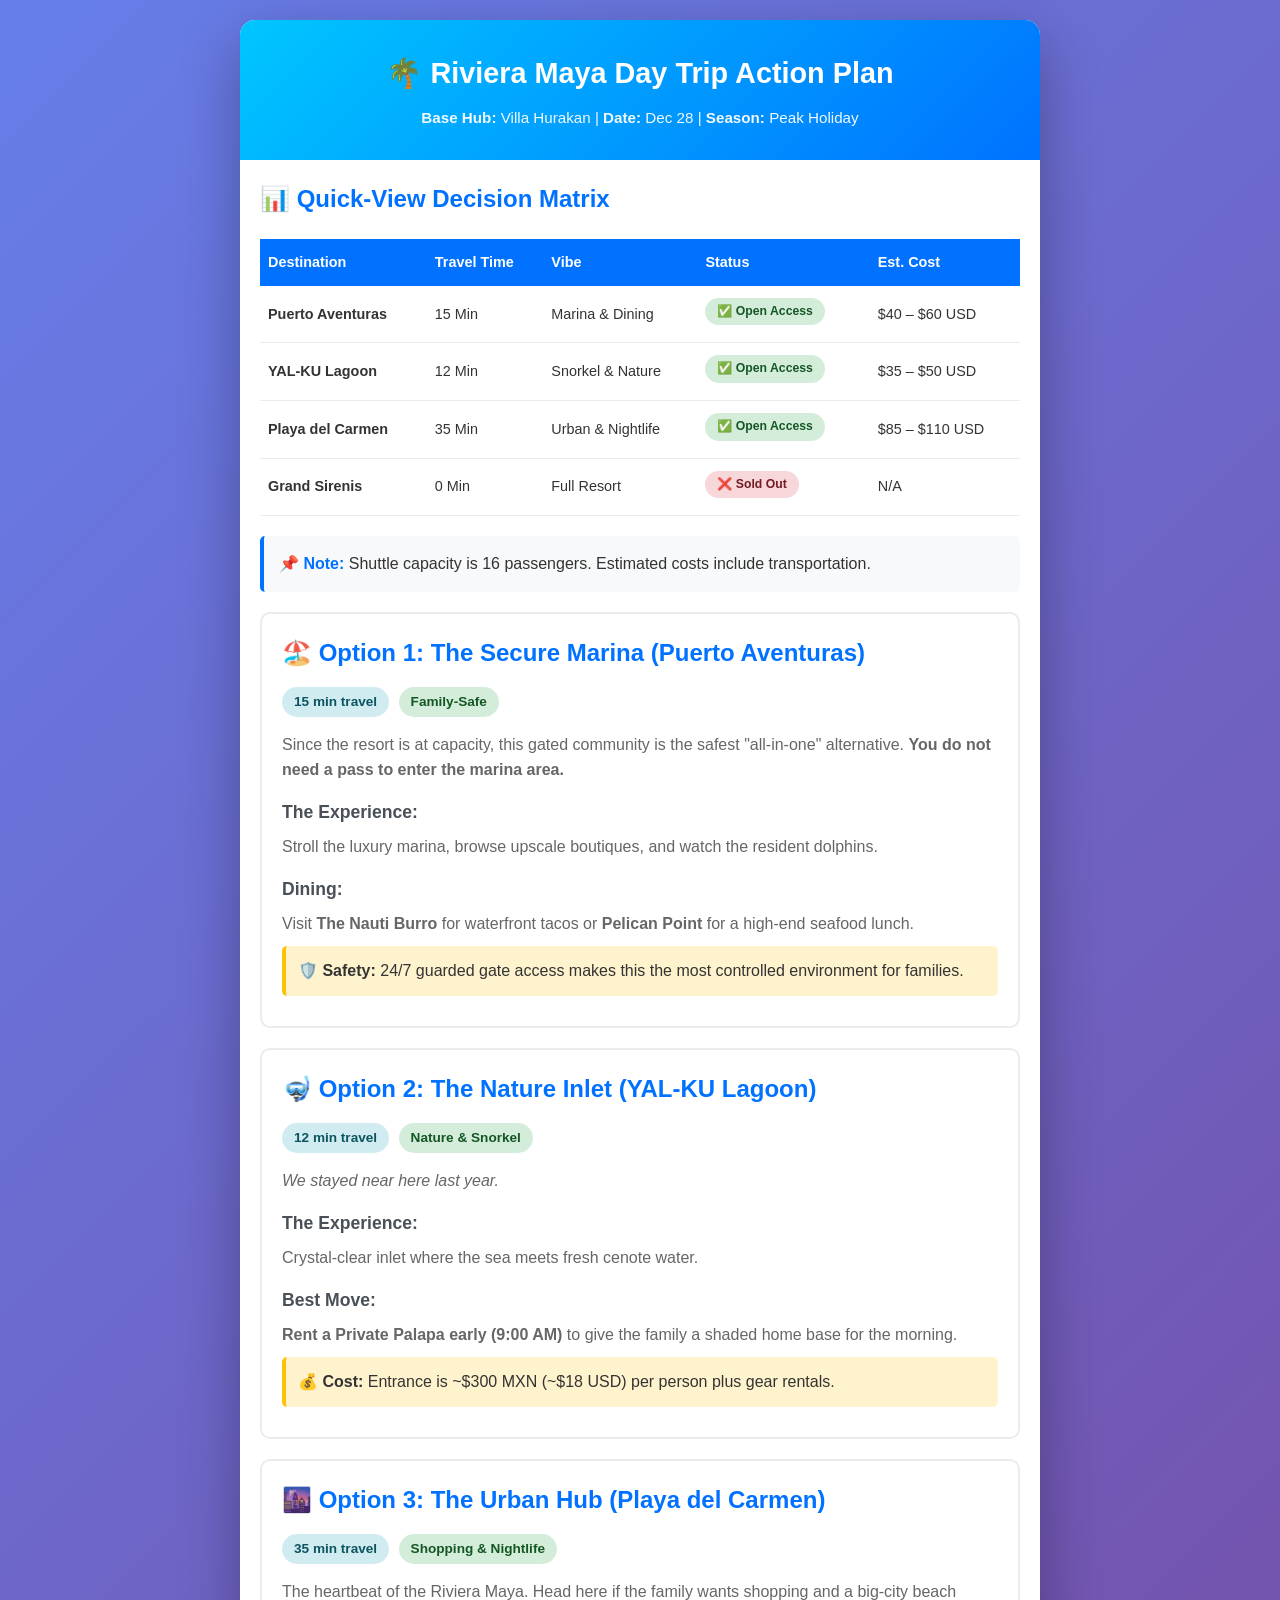
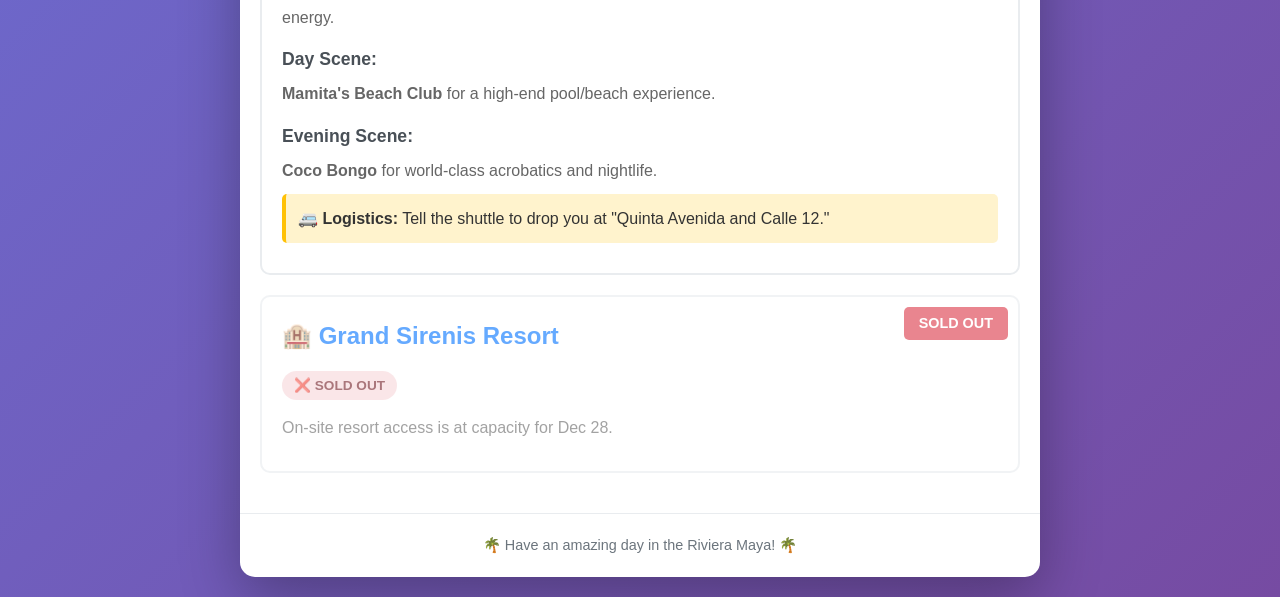
<file: riviera-maya.html>
<!DOCTYPE html>
<html lang="en">
<head>
    <meta charset="UTF-8">
    <meta name="viewport" content="width=device-width, initial-scale=1.0">
    <title>Riviera Maya Day Trip Options - Dec 28</title>
    <style>
        * {
            margin: 0;
            padding: 0;
            box-sizing: border-box;
        }

        body {
            font-family: -apple-system, BlinkMacSystemFont, 'Segoe UI', Roboto, Oxygen, Ubuntu, Cantarell, sans-serif;
            line-height: 1.6;
            color: #333;
            background: linear-gradient(135deg, #667eea 0%, #764ba2 100%);
            padding: 20px;
            min-height: 100vh;
        }

        .container {
            max-width: 800px;
            margin: 0 auto;
            background: white;
            border-radius: 15px;
            box-shadow: 0 20px 60px rgba(0,0,0,0.3);
            overflow: hidden;
        }

        header {
            background: linear-gradient(135deg, #00c6ff 0%, #0072ff 100%);
            color: white;
            padding: 30px 20px;
            text-align: center;
        }

        header h1 {
            font-size: 1.8em;
            margin-bottom: 10px;
        }

        header p {
            font-size: 0.95em;
            opacity: 0.95;
        }

        .content {
            padding: 20px;
        }

        .info-box {
            background: #f8f9fa;
            border-left: 4px solid #0072ff;
            padding: 15px;
            margin-bottom: 20px;
            border-radius: 5px;
        }

        .info-box strong {
            color: #0072ff;
        }

        .decision-matrix {
            overflow-x: auto;
            margin: 20px 0;
        }

        table {
            width: 100%;
            border-collapse: collapse;
            font-size: 0.9em;
            background: white;
            box-shadow: 0 2px 10px rgba(0,0,0,0.1);
        }

        th {
            background: #0072ff;
            color: white;
            padding: 12px 8px;
            text-align: left;
            font-weight: 600;
        }

        td {
            padding: 12px 8px;
            border-bottom: 1px solid #e9ecef;
        }

        tr:hover {
            background: #f8f9fa;
        }

        .option {
            background: white;
            border: 2px solid #e9ecef;
            border-radius: 10px;
            padding: 20px;
            margin-bottom: 20px;
            transition: all 0.3s ease;
        }

        .option:hover {
            border-color: #0072ff;
            box-shadow: 0 5px 15px rgba(0,114,255,0.2);
        }

        .option h2 {
            color: #0072ff;
            margin-bottom: 15px;
            font-size: 1.5em;
            display: flex;
            align-items: center;
            gap: 10px;
        }

        .option h3 {
            color: #495057;
            margin: 15px 0 8px 0;
            font-size: 1.1em;
        }

        .option p {
            margin-bottom: 10px;
            color: #666;
        }

        .badge {
            display: inline-block;
            padding: 4px 12px;
            border-radius: 20px;
            font-size: 0.85em;
            font-weight: 600;
            margin-right: 5px;
            margin-bottom: 5px;
        }

        .badge-success {
            background: #d4edda;
            color: #155724;
        }

        .badge-danger {
            background: #f8d7da;
            color: #721c24;
        }

        .badge-info {
            background: #d1ecf1;
            color: #0c5460;
        }

        .highlight {
            background: #fff3cd;
            border-left: 4px solid #ffc107;
            padding: 12px;
            margin: 10px 0;
            border-radius: 5px;
        }

        .sold-out {
            opacity: 0.6;
            position: relative;
        }

        .sold-out::after {
            content: "SOLD OUT";
            position: absolute;
            top: 10px;
            right: 10px;
            background: #dc3545;
            color: white;
            padding: 5px 15px;
            border-radius: 5px;
            font-weight: bold;
            font-size: 0.9em;
        }

        footer {
            text-align: center;
            padding: 20px;
            color: #6c757d;
            font-size: 0.9em;
            border-top: 1px solid #e9ecef;
        }

        @media (max-width: 600px) {
            body {
                padding: 10px;
            }

            header h1 {
                font-size: 1.5em;
            }

            .content {
                padding: 15px;
            }

            .option {
                padding: 15px;
            }

            table {
                font-size: 0.8em;
            }

            th, td {
                padding: 8px 5px;
            }
        }
    </style>
</head>
<body>
    <div class="container">
        <header>
            <h1>🌴 Riviera Maya Day Trip Action Plan</h1>
            <p><strong>Base Hub:</strong> Villa Hurakan | <strong>Date:</strong> Dec 28 | <strong>Season:</strong> Peak Holiday</p>
        </header>

        <div class="content">
            <h2 style="color: #0072ff; margin-bottom: 15px;">📊 Quick-View Decision Matrix</h2>

            <div class="decision-matrix">
                <table>
                    <thead>
                        <tr>
                            <th>Destination</th>
                            <th>Travel Time</th>
                            <th>Vibe</th>
                            <th>Status</th>
                            <th>Est. Cost</th>
                        </tr>
                    </thead>
                    <tbody>
                        <tr>
                            <td><strong>Puerto Aventuras</strong></td>
                            <td>15 Min</td>
                            <td>Marina & Dining</td>
                            <td><span class="badge badge-success">✅ Open Access</span></td>
                            <td>$40 – $60 USD</td>
                        </tr>
                        <tr>
                            <td><strong>YAL-KU Lagoon</strong></td>
                            <td>12 Min</td>
                            <td>Snorkel & Nature</td>
                            <td><span class="badge badge-success">✅ Open Access</span></td>
                            <td>$35 – $50 USD</td>
                        </tr>
                        <tr>
                            <td><strong>Playa del Carmen</strong></td>
                            <td>35 Min</td>
                            <td>Urban & Nightlife</td>
                            <td><span class="badge badge-success">✅ Open Access</span></td>
                            <td>$85 – $110 USD</td>
                        </tr>
                        <tr>
                            <td><strong>Grand Sirenis</strong></td>
                            <td>0 Min</td>
                            <td>Full Resort</td>
                            <td><span class="badge badge-danger">❌ Sold Out</span></td>
                            <td>N/A</td>
                        </tr>
                    </tbody>
                </table>
            </div>

            <div class="info-box">
                <strong>📌 Note:</strong> Shuttle capacity is 16 passengers. Estimated costs include transportation.
            </div>

            <!-- Option 1 -->
            <div class="option">
                <h2>🏖️ Option 1: The Secure Marina (Puerto Aventuras)</h2>
                <p><span class="badge badge-info">15 min travel</span> <span class="badge badge-success">Family-Safe</span></p>

                <p>Since the resort is at capacity, this gated community is the safest "all-in-one" alternative. <strong>You do not need a pass to enter the marina area.</strong></p>

                <h3>The Experience:</h3>
                <p>Stroll the luxury marina, browse upscale boutiques, and watch the resident dolphins.</p>

                <h3>Dining:</h3>
                <p>Visit <strong>The Nauti Burro</strong> for waterfront tacos or <strong>Pelican Point</strong> for a high-end seafood lunch.</p>

                <div class="highlight">
                    <strong>🛡️ Safety:</strong> 24/7 guarded gate access makes this the most controlled environment for families.
                </div>
            </div>

            <!-- Option 2 -->
            <div class="option">
                <h2>🤿 Option 2: The Nature Inlet (YAL-KU Lagoon)</h2>
                <p><span class="badge badge-info">12 min travel</span> <span class="badge badge-success">Nature & Snorkel</span></p>

                <p><em>We stayed near here last year.</em></p>

                <h3>The Experience:</h3>
                <p>Crystal-clear inlet where the sea meets fresh cenote water.</p>

                <h3>Best Move:</h3>
                <p><strong>Rent a Private Palapa early (9:00 AM)</strong> to give the family a shaded home base for the morning.</p>

                <div class="highlight">
                    <strong>💰 Cost:</strong> Entrance is ~$300 MXN (~$18 USD) per person plus gear rentals.
                </div>
            </div>

            <!-- Option 3 -->
            <div class="option">
                <h2>🌆 Option 3: The Urban Hub (Playa del Carmen)</h2>
                <p><span class="badge badge-info">35 min travel</span> <span class="badge badge-success">Shopping & Nightlife</span></p>

                <p>The heartbeat of the Riviera Maya. Head here if the family wants shopping and a big-city beach energy.</p>

                <h3>Day Scene:</h3>
                <p><strong>Mamita's Beach Club</strong> for a high-end pool/beach experience.</p>

                <h3>Evening Scene:</h3>
                <p><strong>Coco Bongo</strong> for world-class acrobatics and nightlife.</p>

                <div class="highlight">
                    <strong>🚐 Logistics:</strong> Tell the shuttle to drop you at "Quinta Avenida and Calle 12."
                </div>
            </div>

            <!-- Grand Sirenis - Sold Out -->
            <div class="option sold-out">
                <h2>🏨 Grand Sirenis Resort</h2>
                <p><span class="badge badge-danger">❌ SOLD OUT</span></p>
                <p>On-site resort access is at capacity for Dec 28.</p>
            </div>
        </div>

        <footer>
            <p>🌴 Have an amazing day in the Riviera Maya! 🌴</p>
        </footer>
    </div>
</body>
</html>
</file>
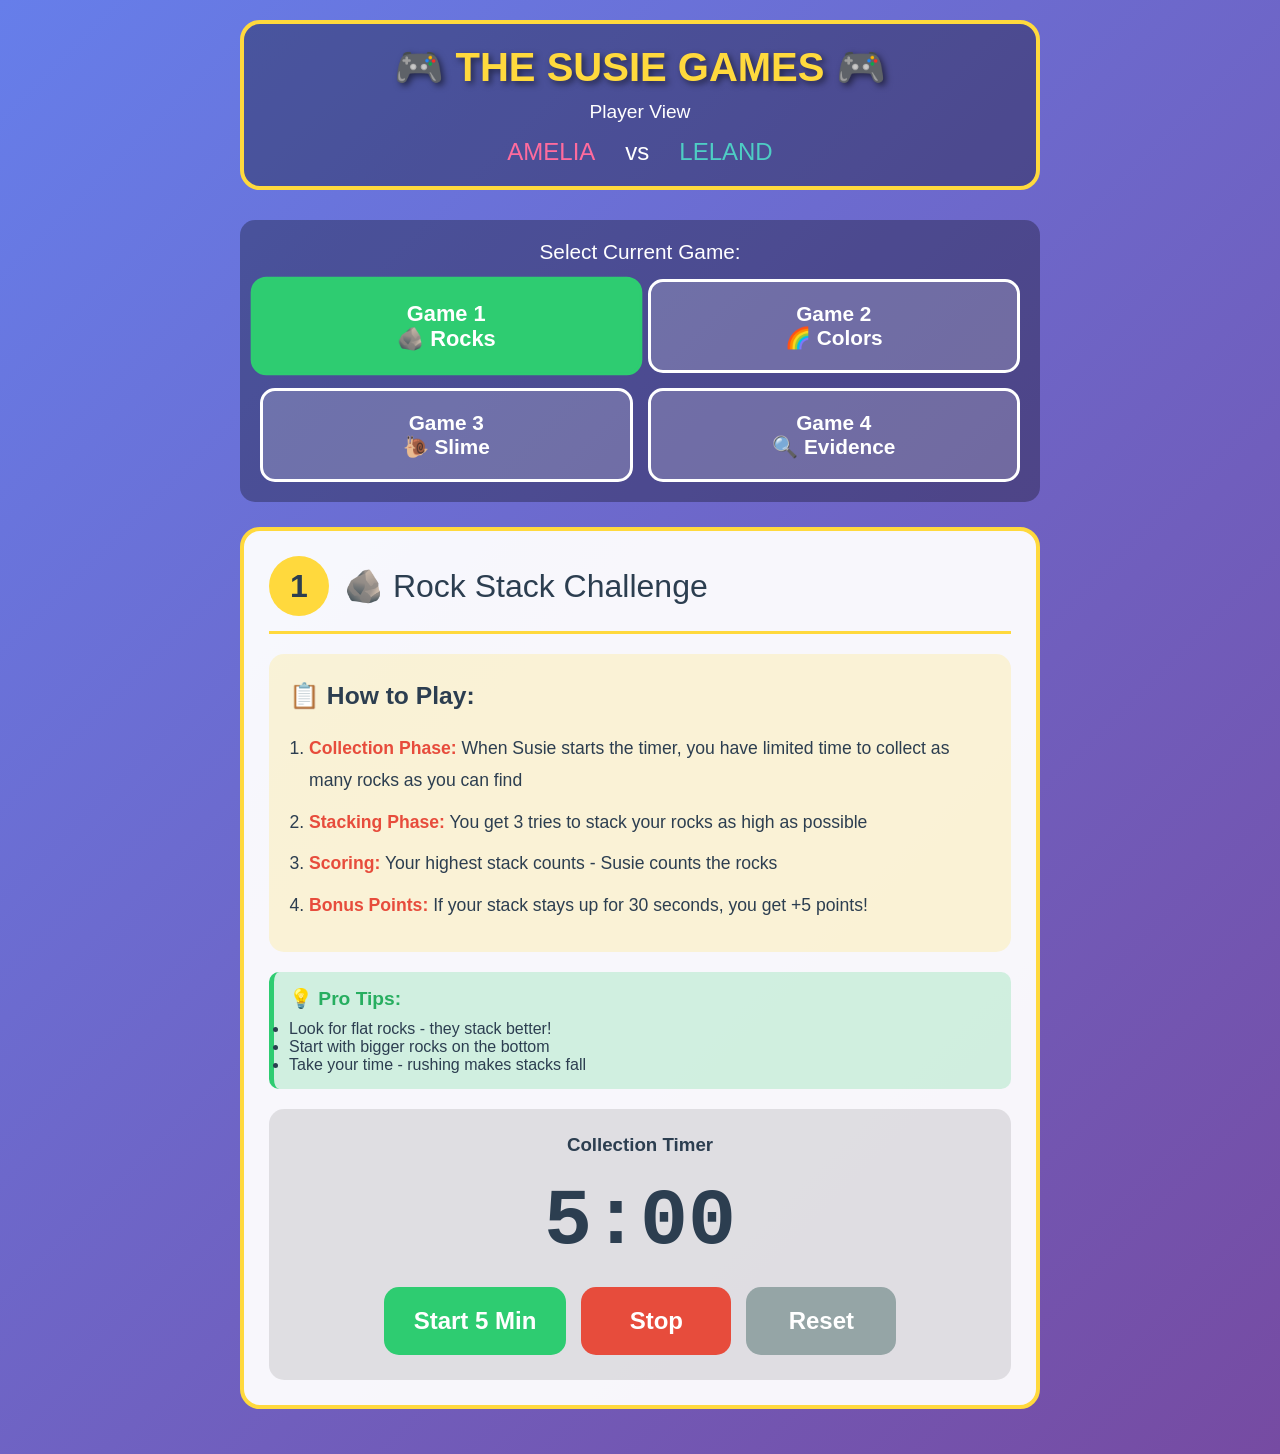
<file: susie-games-players.html>
<!DOCTYPE html>
<html lang="en">
<head>
    <meta charset="UTF-8">
    <meta name="viewport" content="width=device-width, initial-scale=1.0">
    <title>Susie Games - Player View</title>
    <style>
        * {
            margin: 0;
            padding: 0;
            box-sizing: border-box;
        }

        :root {
            --amelia-color: #FF6B9D;
            --leland-color: #4ECDC4;
            --susie-color: #FFD93D;
            --dark: #2C3E50;
            --active-game: #2ecc71;
        }

        body {
            font-family: 'Arial Black', Arial, sans-serif;
            background: linear-gradient(135deg, #667eea 0%, #764ba2 100%);
            min-height: 100vh;
            padding: 20px;
            color: white;
        }

        .container {
            max-width: 800px;
            margin: 0 auto;
        }

        header {
            text-align: center;
            margin-bottom: 30px;
            background: rgba(0,0,0,0.3);
            padding: 20px;
            border-radius: 20px;
            border: 4px solid var(--susie-color);
        }

        h1 {
            font-size: 2.5em;
            color: var(--susie-color);
            text-shadow: 3px 3px 6px rgba(0,0,0,0.5);
            margin-bottom: 10px;
        }

        .subtitle {
            font-size: 1.2em;
            color: white;
        }

        .player-names {
            display: flex;
            justify-content: center;
            gap: 30px;
            margin-top: 15px;
            font-size: 1.5em;
        }

        .player-names span:first-child {
            color: var(--amelia-color);
        }

        .player-names span:last-child {
            color: var(--leland-color);
        }

        .game-selector {
            background: rgba(0,0,0,0.3);
            padding: 20px;
            border-radius: 15px;
            margin-bottom: 25px;
            text-align: center;
        }

        .game-selector label {
            font-size: 1.3em;
            margin-bottom: 10px;
            display: block;
        }

        .game-buttons {
            display: grid;
            grid-template-columns: repeat(2, 1fr);
            gap: 15px;
            margin-top: 15px;
        }

        .game-select-btn {
            padding: 20px;
            font-size: 1.3em;
            font-weight: bold;
            border: 3px solid white;
            border-radius: 15px;
            background: rgba(255,255,255,0.2);
            color: white;
            cursor: pointer;
            transition: all 0.3s;
        }

        .game-select-btn.active {
            background: var(--active-game);
            border-color: var(--active-game);
            transform: scale(1.05);
        }

        .game-select-btn:active {
            transform: scale(0.95);
        }

        .game-card {
            display: none;
            background: rgba(255,255,255,0.95);
            color: var(--dark);
            padding: 25px;
            border-radius: 20px;
            margin-bottom: 25px;
            border: 4px solid var(--susie-color);
            animation: slideIn 0.3s ease;
        }

        .game-card.active {
            display: block;
        }

        @keyframes slideIn {
            from {
                opacity: 0;
                transform: translateY(-20px);
            }
            to {
                opacity: 1;
                transform: translateY(0);
            }
        }

        .game-header {
            display: flex;
            align-items: center;
            margin-bottom: 20px;
            padding-bottom: 15px;
            border-bottom: 3px solid var(--susie-color);
        }

        .game-number {
            background: var(--susie-color);
            color: var(--dark);
            width: 60px;
            height: 60px;
            border-radius: 50%;
            display: flex;
            align-items: center;
            justify-content: center;
            font-size: 2em;
            font-weight: bold;
            margin-right: 15px;
            flex-shrink: 0;
        }

        .game-title {
            font-size: 2em;
        }

        .instructions {
            background: rgba(255,217,61,0.2);
            padding: 20px;
            border-radius: 15px;
            margin-bottom: 20px;
            line-height: 1.8;
            font-size: 1.1em;
        }

        .instructions h3 {
            color: var(--dark);
            margin-bottom: 15px;
            font-size: 1.4em;
        }

        .instructions ul, .instructions ol {
            margin-left: 20px;
        }

        .instructions li {
            margin-bottom: 10px;
        }

        .instructions strong {
            color: #e74c3c;
        }

        .timer-section {
            background: rgba(0,0,0,0.1);
            padding: 25px;
            border-radius: 15px;
            text-align: center;
            margin-top: 20px;
        }

        .timer-display {
            font-size: 5em;
            font-weight: bold;
            color: var(--dark);
            margin: 20px 0;
            font-family: 'Courier New', monospace;
        }

        .timer-display.warning {
            color: #e74c3c;
            animation: pulse 1s infinite;
        }

        @keyframes pulse {
            0%, 100% { opacity: 1; }
            50% { opacity: 0.6; }
        }

        .timer-buttons {
            display: flex;
            gap: 15px;
            justify-content: center;
            flex-wrap: wrap;
        }

        .timer-btn {
            padding: 20px 30px;
            font-size: 1.5em;
            font-weight: bold;
            border: none;
            border-radius: 15px;
            cursor: pointer;
            transition: all 0.3s;
            min-width: 150px;
        }

        .start-btn {
            background: #2ecc71;
            color: white;
        }

        .stop-btn {
            background: #e74c3c;
            color: white;
        }

        .reset-btn {
            background: #95a5a6;
            color: white;
        }

        .timer-btn:active {
            transform: scale(0.95);
        }

        .timer-btn:disabled {
            opacity: 0.5;
            cursor: not-allowed;
        }

        .no-timer {
            font-size: 1.3em;
            color: var(--dark);
            padding: 20px;
            background: rgba(0,0,0,0.05);
            border-radius: 10px;
        }

        .tips {
            background: rgba(46, 204, 113, 0.2);
            padding: 15px;
            border-radius: 10px;
            margin-top: 15px;
            border-left: 5px solid #2ecc71;
        }

        .tips h4 {
            color: #27ae60;
            margin-bottom: 10px;
            font-size: 1.2em;
        }

        @media (max-width: 600px) {
            h1 {
                font-size: 2em;
            }

            .game-title {
                font-size: 1.5em;
            }

            .timer-display {
                font-size: 3.5em;
            }

            .game-buttons {
                grid-template-columns: 1fr;
            }

            .timer-buttons {
                flex-direction: column;
            }

            .timer-btn {
                width: 100%;
            }
        }
    </style>
</head>
<body>
    <div class="container">
        <header>
            <h1>🎮 THE SUSIE GAMES 🎮</h1>
            <p class="subtitle">Player View</p>
            <div class="player-names">
                <span>AMELIA</span>
                <span>vs</span>
                <span>LELAND</span>
            </div>
        </header>

        <div class="game-selector">
            <label>Select Current Game:</label>
            <div class="game-buttons">
                <button class="game-select-btn active" onclick="showGame(1)">Game 1<br>🪨 Rocks</button>
                <button class="game-select-btn" onclick="showGame(2)">Game 2<br>🌈 Colors</button>
                <button class="game-select-btn" onclick="showGame(3)">Game 3<br>🐌 Slime</button>
                <button class="game-select-btn" onclick="showGame(4)">Game 4<br>🔍 Evidence</button>
            </div>
        </div>

        <!-- GAME 1 -->
        <div class="game-card active" id="game1">
            <div class="game-header">
                <div class="game-number">1</div>
                <div class="game-title">🪨 Rock Stack Challenge</div>
            </div>

            <div class="instructions">
                <h3>📋 How to Play:</h3>
                <ol>
                    <li><strong>Collection Phase:</strong> When Susie starts the timer, you have limited time to collect as many rocks as you can find</li>
                    <li><strong>Stacking Phase:</strong> You get 3 tries to stack your rocks as high as possible</li>
                    <li><strong>Scoring:</strong> Your highest stack counts - Susie counts the rocks</li>
                    <li><strong>Bonus Points:</strong> If your stack stays up for 30 seconds, you get +5 points!</li>
                </ol>
            </div>

            <div class="tips">
                <h4>💡 Pro Tips:</h4>
                <ul>
                    <li>Look for flat rocks - they stack better!</li>
                    <li>Start with bigger rocks on the bottom</li>
                    <li>Take your time - rushing makes stacks fall</li>
                </ul>
            </div>

            <div class="timer-section">
                <h3>Collection Timer</h3>
                <div class="timer-display" id="timer1">5:00</div>
                <div class="timer-buttons">
                    <button class="timer-btn start-btn" onclick="startTimer(1, 300)">Start 5 Min</button>
                    <button class="timer-btn stop-btn" onclick="stopTimer(1)">Stop</button>
                    <button class="timer-btn reset-btn" onclick="resetTimer(1, 300)">Reset</button>
                </div>
            </div>
        </div>

        <!-- GAME 2 -->
        <div class="game-card" id="game2">
            <div class="game-header">
                <div class="game-number">2</div>
                <div class="game-title">🌈 Color Hunt</div>
            </div>

            <div class="instructions">
                <h3>📋 How to Play:</h3>
                <ul>
                    <li><strong>Goal:</strong> Find natural objects in these specific colors:</li>
                    <li style="margin-left: 40px;">🔴 <strong>RED</strong></li>
                    <li style="margin-left: 40px;">⚫ <strong>BLACK</strong></li>
                    <li style="margin-left: 40px;">⚪ <strong>WHITE</strong></li>
                    <li style="margin-left: 40px;">🔵 <strong>BLUE</strong></li>
                    <li style="margin-left: 40px;">🟢 <strong>GREEN</strong></li>
                    <li style="margin-left: 40px;">🟡 <strong>YELLOW</strong></li>
                    <li><strong>Rule:</strong> Objects must fit in the palm of your hand</li>
                    <li><strong>Scoring:</strong> 5 points per color found</li>
                    <li><strong>BONUS:</strong> Find ALL 6 colors for +10 bonus points (40 total!)</li>
                </ul>
            </div>

            <div class="tips">
                <h4>💡 Pro Tips:</h4>
                <ul>
                    <li>Flowers are great for colors!</li>
                    <li>Don't forget leaves can be different colors</li>
                    <li>Rocks and dirt count for black/white/brown</li>
                    <li>Look for berries for red/blue</li>
                </ul>
            </div>

            <div class="timer-section">
                <div class="no-timer">⏱️ No timer for this game - take your time and find all the colors!</div>
            </div>
        </div>

        <!-- GAME 3 -->
        <div class="game-card" id="game3">
            <div class="game-header">
                <div class="game-number">3</div>
                <div class="game-title">🐌 Slime Time</div>
            </div>

            <div class="instructions">
                <h3>📋 How to Play:</h3>
                <ul>
                    <li><strong>Time Limit:</strong> 8 minutes to find slimy things</li>
                    <li><strong>Goal:</strong> Find the SLIMIEST natural things you can!</li>
                    <li><strong>What to Look For:</strong>
                        <ul style="margin-left: 20px; margin-top: 10px;">
                            <li>Slugs 🐌</li>
                            <li>Snails 🐚</li>
                            <li>Wet moss or algae</li>
                            <li>Slimy rocks (near water)</li>
                            <li>Mud</li>
                            <li>Slime mold</li>
                        </ul>
                    </li>
                    <li><strong>THE RULE:</strong> You MUST touch each item to prove it's slimy! 🤢</li>
                    <li><strong>Scoring:</strong> 3 points per slimy item</li>
                    <li><strong>Bonus:</strong> Susie judges the SLIMIEST - winner gets +10 points!</li>
                </ul>
            </div>

            <div class="tips">
                <h4>💡 Pro Tips:</h4>
                <ul>
                    <li>Check near water for extra slime!</li>
                    <li>Under rocks and logs are great hiding spots</li>
                    <li>Wet = more likely to be slimy</li>
                    <li>Don't be scared - it's just nature! 😄</li>
                </ul>
            </div>

            <div class="timer-section">
                <h3>Slime Hunt Timer</h3>
                <div class="timer-display" id="timer3">8:00</div>
                <div class="timer-buttons">
                    <button class="timer-btn start-btn" onclick="startTimer(3, 480)">Start 8 Min</button>
                    <button class="timer-btn stop-btn" onclick="stopTimer(3)">Stop</button>
                    <button class="timer-btn reset-btn" onclick="resetTimer(3, 480)">Reset</button>
                </div>
            </div>
        </div>

        <!-- GAME 4 -->
        <div class="game-card" id="game4">
            <div class="game-header">
                <div class="game-number">4</div>
                <div class="game-title">🔍 Evidence Hunter</div>
            </div>

            <div class="instructions">
                <h3>📋 How to Play:</h3>
                <ul>
                    <li><strong>Time Limit:</strong> 10 minutes to find evidence</li>
                    <li><strong>Goal:</strong> Find evidence of animals, plants, or weather in nature</li>
                    <li><strong>What to Look For:</strong>
                        <ul style="margin-left: 20px; margin-top: 10px;">
                            <li>🐾 Animal tracks or footprints</li>
                            <li>🍃 Chewed or damaged leaves</li>
                            <li>💩 Animal scat (poop)</li>
                            <li>🌰 Eaten nuts or seeds</li>
                            <li>🪺 Nests or feathers</li>
                            <li>🪨 Erosion or weathering on rocks</li>
                            <li>🍂 Decomposing plants</li>
                            <li>🌱 New plant growth</li>
                        </ul>
                    </li>
                    <li><strong>Scoring:</strong> 3 points per piece of evidence</li>
                    <li><strong>BONUS:</strong> +5 points if you can explain WHAT caused it and HOW!</li>
                </ul>
            </div>

            <div class="tips">
                <h4>💡 Pro Tips:</h4>
                <ul>
                    <li>Look carefully - evidence can be small!</li>
                    <li>Think like a scientist - what made this mark?</li>
                    <li>Under logs and rocks often have lots of evidence</li>
                    <li>Be ready to explain your evidence to Susie!</li>
                </ul>
            </div>

            <div class="timer-section">
                <h3>Evidence Hunt Timer</h3>
                <div class="timer-display" id="timer4">10:00</div>
                <div class="timer-buttons">
                    <button class="timer-btn start-btn" onclick="startTimer(4, 600)">Start 10 Min</button>
                    <button class="timer-btn stop-btn" onclick="stopTimer(4)">Stop</button>
                    <button class="timer-btn reset-btn" onclick="resetTimer(4, 600)">Reset</button>
                </div>
            </div>
        </div>
    </div>

    <script>
        let timers = {
            1: { interval: null, seconds: 300, initial: 300 },
            3: { interval: null, seconds: 480, initial: 480 },
            4: { interval: null, seconds: 600, initial: 600 }
        };

        function showGame(gameNum) {
            // Hide all game cards
            document.querySelectorAll('.game-card').forEach(card => {
                card.classList.remove('active');
            });

            // Remove active from all buttons
            document.querySelectorAll('.game-select-btn').forEach(btn => {
                btn.classList.remove('active');
            });

            // Show selected game
            document.getElementById(`game${gameNum}`).classList.add('active');

            // Highlight selected button
            event.target.classList.add('active');
        }

        function formatTime(seconds) {
            const mins = Math.floor(seconds / 60);
            const secs = seconds % 60;
            return `${mins}:${secs.toString().padStart(2, '0')}`;
        }

        function updateDisplay(gameNum) {
            const display = document.getElementById(`timer${gameNum}`);
            const seconds = timers[gameNum].seconds;
            display.textContent = formatTime(seconds);

            // Add warning class if under 60 seconds
            if (seconds <= 60 && seconds > 0) {
                display.classList.add('warning');
            } else {
                display.classList.remove('warning');
            }
        }

        function startTimer(gameNum, initialSeconds) {
            // If timer doesn't exist for this game, return
            if (!timers[gameNum]) return;

            // Stop any existing timer
            stopTimer(gameNum);

            // Start countdown
            timers[gameNum].interval = setInterval(() => {
                timers[gameNum].seconds--;
                updateDisplay(gameNum);

                // Play sound at 10 seconds
                if (timers[gameNum].seconds === 10) {
                    playBeep(800, 0.2);
                }

                // Stop at 0
                if (timers[gameNum].seconds <= 0) {
                    stopTimer(gameNum);
                    playBeep(400, 0.5);
                    setTimeout(() => playBeep(400, 0.5), 200);
                    alert('⏰ TIME\'S UP!');
                }
            }, 1000);
        }

        function stopTimer(gameNum) {
            if (timers[gameNum] && timers[gameNum].interval) {
                clearInterval(timers[gameNum].interval);
                timers[gameNum].interval = null;
            }
        }

        function resetTimer(gameNum, seconds) {
            stopTimer(gameNum);
            timers[gameNum].seconds = seconds || timers[gameNum].initial;
            updateDisplay(gameNum);
        }

        function playBeep(frequency, duration) {
            try {
                const audioContext = new (window.AudioContext || window.webkitAudioContext)();
                const oscillator = audioContext.createOscillator();
                const gainNode = audioContext.createGain();

                oscillator.connect(gainNode);
                gainNode.connect(audioContext.destination);

                oscillator.frequency.value = frequency;
                oscillator.type = 'sine';

                gainNode.gain.setValueAtTime(0.3, audioContext.currentTime);
                gainNode.gain.exponentialRampToValueAtTime(0.01, audioContext.currentTime + duration);

                oscillator.start(audioContext.currentTime);
                oscillator.stop(audioContext.currentTime + duration);
            } catch (e) {
                // Audio not supported, silent fail
            }
        }

        // Initialize displays
        updateDisplay(1);
        updateDisplay(3);
        updateDisplay(4);
    </script>
</body>
</html>
</file>
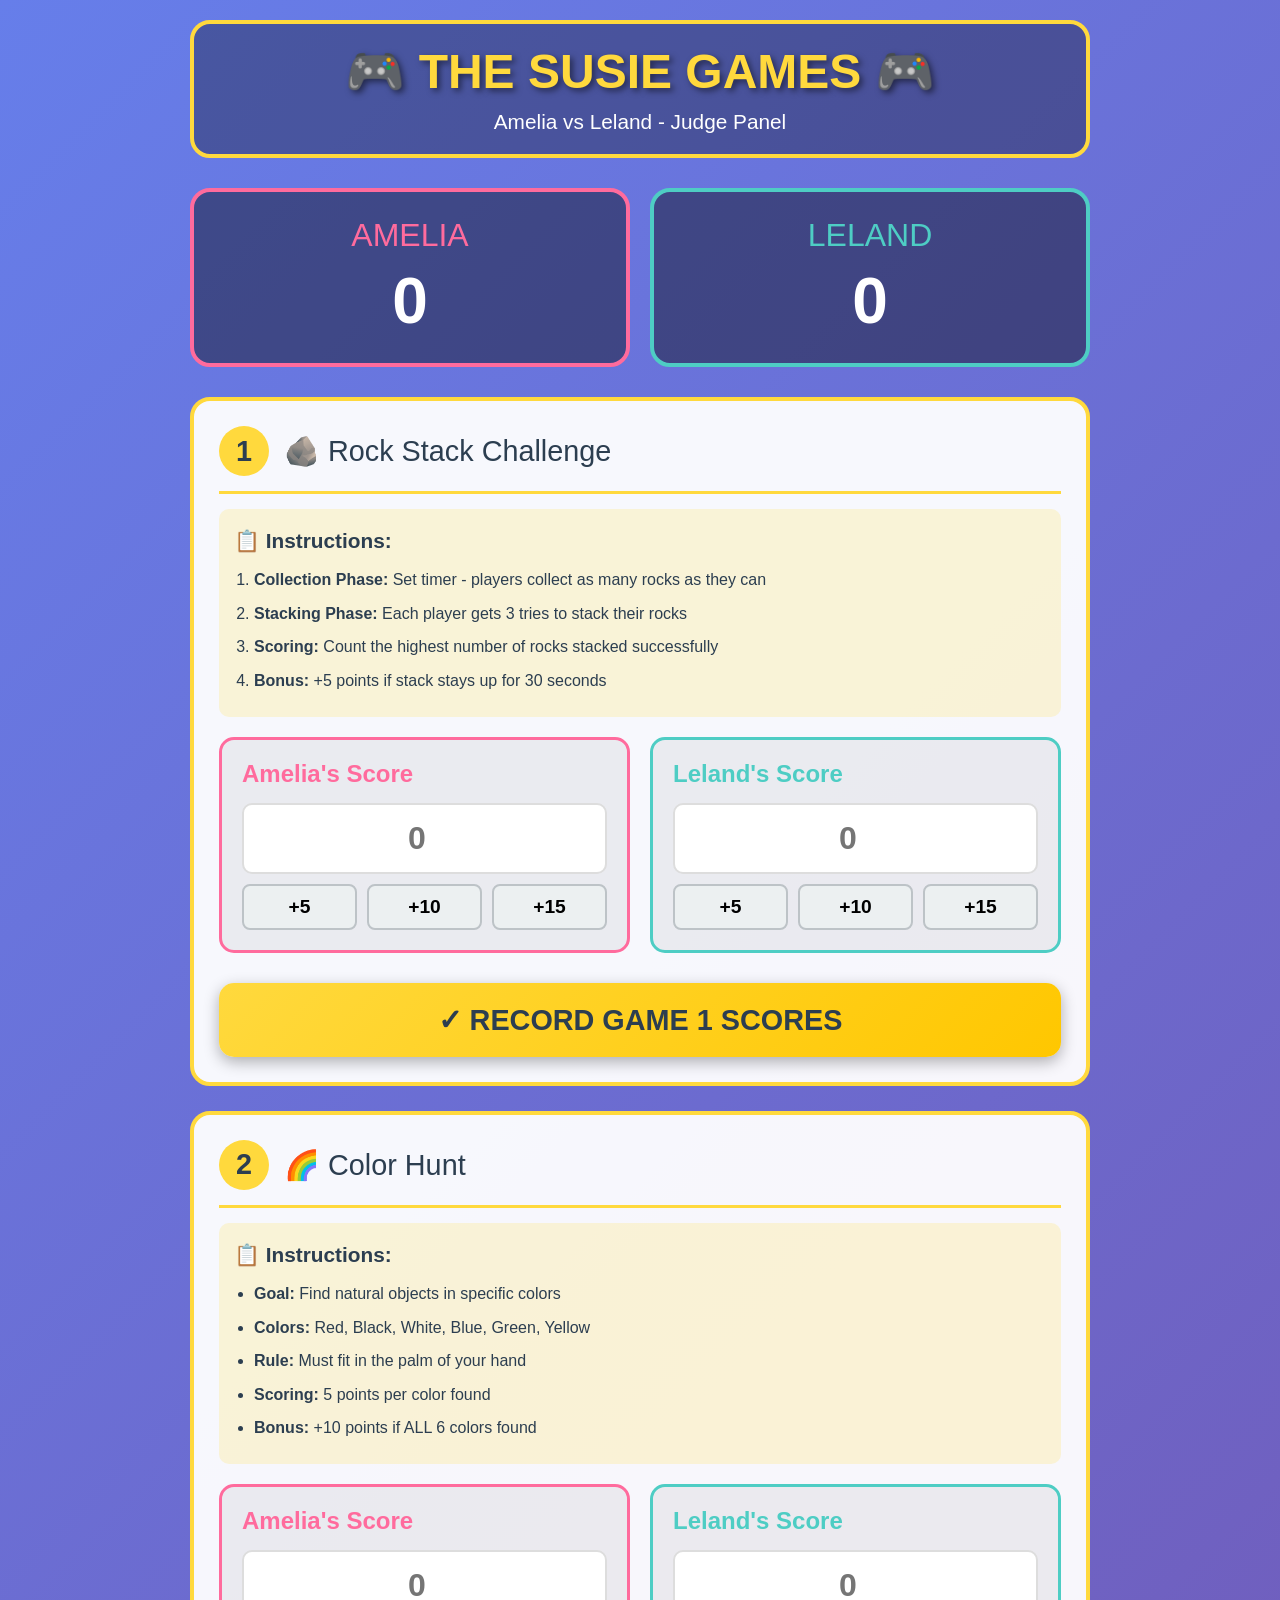
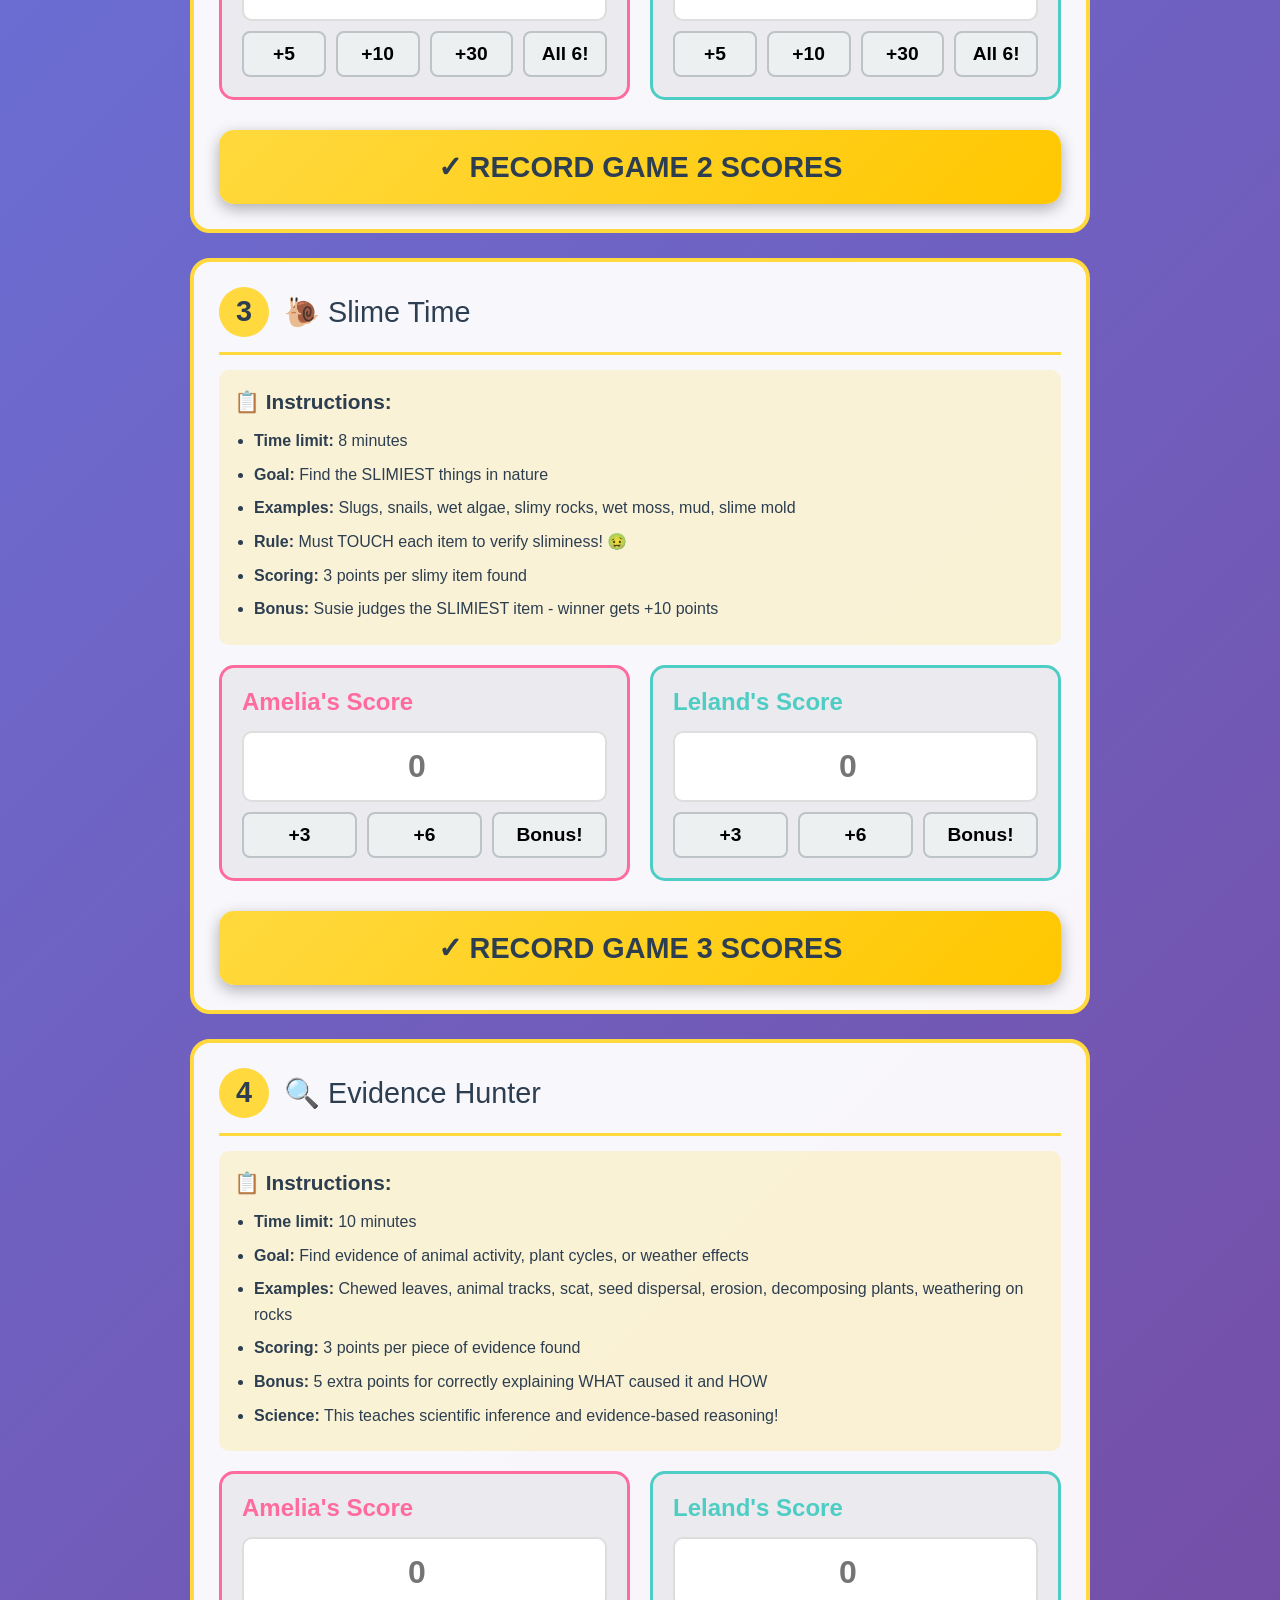
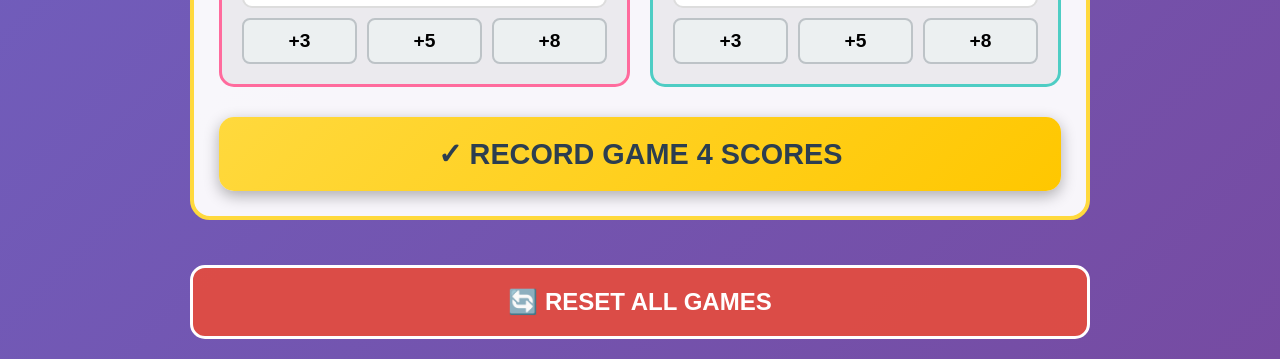
<file: susie-games.html>
<!DOCTYPE html>
<html lang="en">
<head>
    <meta charset="UTF-8">
    <meta name="viewport" content="width=device-width, initial-scale=1.0">
    <title>Susie Games - Judge Panel</title>
    <style>
        * {
            margin: 0;
            padding: 0;
            box-sizing: border-box;
        }

        :root {
            --amelia-color: #FF6B9D;
            --leland-color: #4ECDC4;
            --susie-color: #FFD93D;
            --dark: #2C3E50;
            --light: #ECF0F1;
        }

        body {
            font-family: 'Arial Black', Arial, sans-serif;
            background: linear-gradient(135deg, #667eea 0%, #764ba2 100%);
            min-height: 100vh;
            padding: 20px;
            color: white;
        }

        .container {
            max-width: 900px;
            margin: 0 auto;
        }

        header {
            text-align: center;
            margin-bottom: 30px;
            background: rgba(0,0,0,0.3);
            padding: 20px;
            border-radius: 20px;
            border: 4px solid var(--susie-color);
        }

        h1 {
            font-size: 3em;
            color: var(--susie-color);
            text-shadow: 3px 3px 6px rgba(0,0,0,0.5);
            margin-bottom: 10px;
        }

        .subtitle {
            font-size: 1.3em;
            color: white;
        }

        .scoreboard {
            display: grid;
            grid-template-columns: 1fr 1fr;
            gap: 20px;
            margin-bottom: 30px;
        }

        .player-score {
            background: rgba(0,0,0,0.4);
            padding: 25px;
            border-radius: 20px;
            text-align: center;
            border: 4px solid;
        }

        .player-score.amelia {
            border-color: var(--amelia-color);
        }

        .player-score.leland {
            border-color: var(--leland-color);
        }

        .player-name {
            font-size: 2em;
            margin-bottom: 10px;
        }

        .player-score.amelia .player-name {
            color: var(--amelia-color);
        }

        .player-score.leland .player-name {
            color: var(--leland-color);
        }

        .total-score {
            font-size: 4em;
            font-weight: bold;
            color: white;
        }

        .game-card {
            background: rgba(255,255,255,0.95);
            color: var(--dark);
            padding: 25px;
            border-radius: 20px;
            margin-bottom: 25px;
            border: 4px solid var(--susie-color);
        }

        .game-card.completed {
            opacity: 0.7;
            border-color: #95a5a6;
        }

        .game-header {
            display: flex;
            justify-content: space-between;
            align-items: center;
            margin-bottom: 15px;
            padding-bottom: 15px;
            border-bottom: 3px solid var(--susie-color);
        }

        .game-card.completed .game-header {
            border-bottom-color: #95a5a6;
        }

        .game-number {
            background: var(--susie-color);
            color: var(--dark);
            width: 50px;
            height: 50px;
            border-radius: 50%;
            display: flex;
            align-items: center;
            justify-content: center;
            font-size: 1.8em;
            font-weight: bold;
        }

        .game-card.completed .game-number {
            background: #95a5a6;
        }

        .game-title {
            font-size: 1.8em;
            flex-grow: 1;
            margin-left: 15px;
        }

        .instructions {
            background: rgba(255,217,61,0.2);
            padding: 15px;
            border-radius: 10px;
            margin-bottom: 20px;
            line-height: 1.6;
        }

        .instructions h3 {
            color: var(--dark);
            margin-bottom: 10px;
            font-size: 1.3em;
        }

        .instructions ul, .instructions ol {
            margin-left: 20px;
        }

        .instructions li {
            margin-bottom: 8px;
        }

        .scoring-section {
            display: grid;
            grid-template-columns: 1fr 1fr;
            gap: 20px;
            margin-bottom: 20px;
        }

        .player-input {
            background: rgba(0,0,0,0.05);
            padding: 20px;
            border-radius: 15px;
            border: 3px solid;
        }

        .player-input.amelia {
            border-color: var(--amelia-color);
        }

        .player-input.leland {
            border-color: var(--leland-color);
        }

        .player-input h4 {
            font-size: 1.5em;
            margin-bottom: 15px;
        }

        .player-input.amelia h4 {
            color: var(--amelia-color);
        }

        .player-input.leland h4 {
            color: var(--leland-color);
        }

        .score-input {
            width: 100%;
            padding: 15px;
            font-size: 2em;
            border: 2px solid #ddd;
            border-radius: 10px;
            text-align: center;
            font-weight: bold;
            margin-bottom: 10px;
        }

        .quick-points {
            display: flex;
            gap: 10px;
            flex-wrap: wrap;
        }

        .quick-btn {
            flex: 1;
            min-width: 60px;
            padding: 10px;
            background: #ecf0f1;
            border: 2px solid #bdc3c7;
            border-radius: 8px;
            font-size: 1.2em;
            font-weight: bold;
            cursor: pointer;
            transition: all 0.2s;
        }

        .quick-btn:active {
            transform: scale(0.95);
            background: #bdc3c7;
        }

        .record-btn {
            width: 100%;
            padding: 20px;
            background: linear-gradient(135deg, var(--susie-color), #FFC700);
            border: none;
            border-radius: 15px;
            font-size: 1.8em;
            font-weight: bold;
            color: var(--dark);
            cursor: pointer;
            box-shadow: 0 5px 15px rgba(0,0,0,0.3);
            transition: all 0.3s;
            margin-top: 10px;
        }

        .record-btn:active {
            transform: scale(0.98);
            box-shadow: 0 2px 8px rgba(0,0,0,0.3);
        }

        .record-btn:disabled {
            background: #95a5a6;
            cursor: not-allowed;
            opacity: 0.5;
        }

        .reset-btn {
            width: 100%;
            padding: 20px;
            background: rgba(231, 76, 60, 0.9);
            border: 3px solid white;
            border-radius: 15px;
            font-size: 1.5em;
            font-weight: bold;
            color: white;
            cursor: pointer;
            margin-top: 20px;
            transition: all 0.3s;
        }

        .reset-btn:active {
            transform: scale(0.98);
        }

        .winner-overlay {
            display: none;
            position: fixed;
            top: 0;
            left: 0;
            right: 0;
            bottom: 0;
            background: rgba(0,0,0,0.95);
            z-index: 1000;
            justify-content: center;
            align-items: center;
            padding: 20px;
        }

        .winner-overlay.active {
            display: flex;
        }

        .winner-content {
            text-align: center;
            animation: winnerPop 0.6s ease;
        }

        @keyframes winnerPop {
            0% { transform: scale(0.5); opacity: 0; }
            50% { transform: scale(1.1); }
            100% { transform: scale(1); opacity: 1; }
        }

        .winner-title {
            font-size: 3em;
            color: var(--susie-color);
            margin-bottom: 20px;
            text-shadow: 3px 3px 10px rgba(0,0,0,0.8);
        }

        .winner-name {
            font-size: 5em;
            margin: 20px 0;
            text-shadow: 3px 3px 10px rgba(0,0,0,0.8);
        }

        .winner-score {
            font-size: 3em;
            color: white;
            margin: 20px 0;
        }

        .confetti {
            font-size: 8em;
            animation: spin 2s infinite;
        }

        @keyframes spin {
            0%, 100% { transform: rotate(-10deg); }
            50% { transform: rotate(10deg); }
        }

        .close-btn {
            padding: 20px 40px;
            background: white;
            border: none;
            border-radius: 15px;
            font-size: 1.5em;
            font-weight: bold;
            color: var(--dark);
            cursor: pointer;
            margin-top: 30px;
            transition: all 0.3s;
        }

        .close-btn:active {
            transform: scale(0.95);
        }

        @media (max-width: 600px) {
            h1 {
                font-size: 2em;
            }

            .scoreboard {
                grid-template-columns: 1fr;
            }

            .scoring-section {
                grid-template-columns: 1fr;
            }

            .game-title {
                font-size: 1.3em;
            }

            .total-score {
                font-size: 3em;
            }

            .winner-name {
                font-size: 3em;
            }
        }
    </style>
</head>
<body>
    <div class="container">
        <header>
            <h1>🎮 THE SUSIE GAMES 🎮</h1>
            <p class="subtitle">Amelia vs Leland - Judge Panel</p>
        </header>

        <div class="scoreboard">
            <div class="player-score amelia">
                <div class="player-name">AMELIA</div>
                <div class="total-score" id="ameliaTotal">0</div>
            </div>
            <div class="player-score leland">
                <div class="player-name">LELAND</div>
                <div class="total-score" id="lelandTotal">0</div>
            </div>
        </div>

        <!-- GAME 1: Rock Stack Challenge -->
        <div class="game-card" id="game1">
            <div class="game-header">
                <div class="game-number">1</div>
                <div class="game-title">🪨 Rock Stack Challenge</div>
            </div>
            <div class="instructions">
                <h3>📋 Instructions:</h3>
                <ol>
                    <li><strong>Collection Phase:</strong> Set timer - players collect as many rocks as they can</li>
                    <li><strong>Stacking Phase:</strong> Each player gets 3 tries to stack their rocks</li>
                    <li><strong>Scoring:</strong> Count the highest number of rocks stacked successfully</li>
                    <li><strong>Bonus:</strong> +5 points if stack stays up for 30 seconds</li>
                </ol>
            </div>
            <div class="scoring-section">
                <div class="player-input amelia">
                    <h4>Amelia's Score</h4>
                    <input type="number" class="score-input" id="game1-amelia" min="0" placeholder="0">
                    <div class="quick-points">
                        <button class="quick-btn" onclick="addQuick('game1-amelia', 5)">+5</button>
                        <button class="quick-btn" onclick="addQuick('game1-amelia', 10)">+10</button>
                        <button class="quick-btn" onclick="addQuick('game1-amelia', 15)">+15</button>
                    </div>
                </div>
                <div class="player-input leland">
                    <h4>Leland's Score</h4>
                    <input type="number" class="score-input" id="game1-leland" min="0" placeholder="0">
                    <div class="quick-points">
                        <button class="quick-btn" onclick="addQuick('game1-leland', 5)">+5</button>
                        <button class="quick-btn" onclick="addQuick('game1-leland', 10)">+10</button>
                        <button class="quick-btn" onclick="addQuick('game1-leland', 15)">+15</button>
                    </div>
                </div>
            </div>
            <button class="record-btn" onclick="recordScore(1)">✓ RECORD GAME 1 SCORES</button>
        </div>

        <!-- GAME 2: Color Hunt -->
        <div class="game-card" id="game2">
            <div class="game-header">
                <div class="game-number">2</div>
                <div class="game-title">🌈 Color Hunt</div>
            </div>
            <div class="instructions">
                <h3>📋 Instructions:</h3>
                <ul>
                    <li><strong>Goal:</strong> Find natural objects in specific colors</li>
                    <li><strong>Colors:</strong> Red, Black, White, Blue, Green, Yellow</li>
                    <li><strong>Rule:</strong> Must fit in the palm of your hand</li>
                    <li><strong>Scoring:</strong> 5 points per color found</li>
                    <li><strong>Bonus:</strong> +10 points if ALL 6 colors found</li>
                </ul>
            </div>
            <div class="scoring-section">
                <div class="player-input amelia">
                    <h4>Amelia's Score</h4>
                    <input type="number" class="score-input" id="game2-amelia" min="0" placeholder="0">
                    <div class="quick-points">
                        <button class="quick-btn" onclick="addQuick('game2-amelia', 5)">+5</button>
                        <button class="quick-btn" onclick="addQuick('game2-amelia', 10)">+10</button>
                        <button class="quick-btn" onclick="addQuick('game2-amelia', 30)">+30</button>
                        <button class="quick-btn" onclick="setScore('game2-amelia', 40)">All 6!</button>
                    </div>
                </div>
                <div class="player-input leland">
                    <h4>Leland's Score</h4>
                    <input type="number" class="score-input" id="game2-leland" min="0" placeholder="0">
                    <div class="quick-points">
                        <button class="quick-btn" onclick="addQuick('game2-leland', 5)">+5</button>
                        <button class="quick-btn" onclick="addQuick('game2-leland', 10)">+10</button>
                        <button class="quick-btn" onclick="addQuick('game2-leland', 30)">+30</button>
                        <button class="quick-btn" onclick="setScore('game2-leland', 40)">All 6!</button>
                    </div>
                </div>
            </div>
            <button class="record-btn" onclick="recordScore(2)">✓ RECORD GAME 2 SCORES</button>
        </div>

        <!-- GAME 3: Slime Time -->
        <div class="game-card" id="game3">
            <div class="game-header">
                <div class="game-number">3</div>
                <div class="game-title">🐌 Slime Time</div>
            </div>
            <div class="instructions">
                <h3>📋 Instructions:</h3>
                <ul>
                    <li><strong>Time limit:</strong> 8 minutes</li>
                    <li><strong>Goal:</strong> Find the SLIMIEST things in nature</li>
                    <li><strong>Examples:</strong> Slugs, snails, wet algae, slimy rocks, wet moss, mud, slime mold</li>
                    <li><strong>Rule:</strong> Must TOUCH each item to verify sliminess! 🤢</li>
                    <li><strong>Scoring:</strong> 3 points per slimy item found</li>
                    <li><strong>Bonus:</strong> Susie judges the SLIMIEST item - winner gets +10 points</li>
                </ul>
            </div>
            <div class="scoring-section">
                <div class="player-input amelia">
                    <h4>Amelia's Score</h4>
                    <input type="number" class="score-input" id="game3-amelia" min="0" placeholder="0">
                    <div class="quick-points">
                        <button class="quick-btn" onclick="addQuick('game3-amelia', 3)">+3</button>
                        <button class="quick-btn" onclick="addQuick('game3-amelia', 6)">+6</button>
                        <button class="quick-btn" onclick="addQuick('game3-amelia', 10)">Bonus!</button>
                    </div>
                </div>
                <div class="player-input leland">
                    <h4>Leland's Score</h4>
                    <input type="number" class="score-input" id="game3-leland" min="0" placeholder="0">
                    <div class="quick-points">
                        <button class="quick-btn" onclick="addQuick('game3-leland', 3)">+3</button>
                        <button class="quick-btn" onclick="addQuick('game3-leland', 6)">+6</button>
                        <button class="quick-btn" onclick="addQuick('game3-leland', 10)">Bonus!</button>
                    </div>
                </div>
            </div>
            <button class="record-btn" onclick="recordScore(3)">✓ RECORD GAME 3 SCORES</button>
        </div>

        <!-- GAME 4: Evidence Hunter -->
        <div class="game-card" id="game4">
            <div class="game-header">
                <div class="game-number">4</div>
                <div class="game-title">🔍 Evidence Hunter</div>
            </div>
            <div class="instructions">
                <h3>📋 Instructions:</h3>
                <ul>
                    <li><strong>Time limit:</strong> 10 minutes</li>
                    <li><strong>Goal:</strong> Find evidence of animal activity, plant cycles, or weather effects</li>
                    <li><strong>Examples:</strong> Chewed leaves, animal tracks, scat, seed dispersal, erosion, decomposing plants, weathering on rocks</li>
                    <li><strong>Scoring:</strong> 3 points per piece of evidence found</li>
                    <li><strong>Bonus:</strong> 5 extra points for correctly explaining WHAT caused it and HOW</li>
                    <li><strong>Science:</strong> This teaches scientific inference and evidence-based reasoning!</li>
                </ul>
            </div>
            <div class="scoring-section">
                <div class="player-input amelia">
                    <h4>Amelia's Score</h4>
                    <input type="number" class="score-input" id="game4-amelia" min="0" placeholder="0">
                    <div class="quick-points">
                        <button class="quick-btn" onclick="addQuick('game4-amelia', 3)">+3</button>
                        <button class="quick-btn" onclick="addQuick('game4-amelia', 5)">+5</button>
                        <button class="quick-btn" onclick="addQuick('game4-amelia', 8)">+8</button>
                    </div>
                </div>
                <div class="player-input leland">
                    <h4>Leland's Score</h4>
                    <input type="number" class="score-input" id="game4-leland" min="0" placeholder="0">
                    <div class="quick-points">
                        <button class="quick-btn" onclick="addQuick('game4-leland', 3)">+3</button>
                        <button class="quick-btn" onclick="addQuick('game4-leland', 5)">+5</button>
                        <button class="quick-btn" onclick="addQuick('game4-leland', 8)">+8</button>
                    </div>
                </div>
            </div>
            <button class="record-btn" onclick="recordScore(4)">✓ RECORD GAME 4 SCORES</button>
        </div>

        <button class="reset-btn" onclick="resetAllGames()">🔄 RESET ALL GAMES</button>
    </div>

    <!-- Winner Overlay -->
    <div class="winner-overlay" id="winnerOverlay">
        <div class="winner-content">
            <div class="winner-title">🏆 WINNER 🏆</div>
            <div class="confetti">🎉</div>
            <div class="winner-name" id="winnerName"></div>
            <div class="winner-score" id="winnerScore"></div>
            <button class="close-btn" onclick="closeWinner()">Continue</button>
        </div>
    </div>

    <script>
        const STORAGE_KEY = 'susie_games_scores';
        let gameScores = {
            amelia: { total: 0, games: [0, 0, 0, 0] },
            leland: { total: 0, games: [0, 0, 0, 0] },
            completed: [false, false, false, false]
        };

        // Load scores from localStorage
        function loadScores() {
            const stored = localStorage.getItem(STORAGE_KEY);
            if (stored) {
                gameScores = JSON.parse(stored);
                updateDisplay();
                markCompletedGames();
            }
        }

        // Save scores to localStorage
        function saveScores() {
            localStorage.setItem(STORAGE_KEY, JSON.stringify(gameScores));
        }

        // Add points to input field
        function addQuick(inputId, points) {
            const input = document.getElementById(inputId);
            const current = parseInt(input.value) || 0;
            input.value = current + points;
        }

        // Set score directly
        function setScore(inputId, points) {
            document.getElementById(inputId).value = points;
        }

        // Record scores for a game
        function recordScore(gameNum) {
            const gameIndex = gameNum - 1;
            const ameliaInput = document.getElementById(`game${gameNum}-amelia`);
            const lelandInput = document.getElementById(`game${gameNum}-leland`);

            const ameliaScore = parseInt(ameliaInput.value) || 0;
            const lelandScore = parseInt(lelandInput.value) || 0;

            // Update game scores
            gameScores.amelia.games[gameIndex] = ameliaScore;
            gameScores.leland.games[gameIndex] = lelandScore;
            gameScores.completed[gameIndex] = true;

            // Calculate totals
            gameScores.amelia.total = gameScores.amelia.games.reduce((a, b) => a + b, 0);
            gameScores.leland.total = gameScores.leland.games.reduce((a, b) => a + b, 0);

            // Save and update display
            saveScores();
            updateDisplay();
            markGameCompleted(gameNum);

            // Check if all games are done
            if (gameScores.completed.every(g => g === true)) {
                setTimeout(showWinner, 500);
            }

            // Disable the record button
            event.target.disabled = true;
            event.target.textContent = '✓ RECORDED';
        }

        // Update score display
        function updateDisplay() {
            document.getElementById('ameliaTotal').textContent = gameScores.amelia.total;
            document.getElementById('lelandTotal').textContent = gameScores.leland.total;

            // Update input fields with saved scores
            for (let i = 1; i <= 4; i++) {
                document.getElementById(`game${i}-amelia`).value = gameScores.amelia.games[i-1] || '';
                document.getElementById(`game${i}-leland`).value = gameScores.leland.games[i-1] || '';
            }
        }

        // Mark game as completed
        function markGameCompleted(gameNum) {
            const card = document.getElementById(`game${gameNum}`);
            card.classList.add('completed');
        }

        // Mark all completed games on load
        function markCompletedGames() {
            gameScores.completed.forEach((completed, index) => {
                if (completed) {
                    markGameCompleted(index + 1);
                    const btn = document.querySelector(`#game${index + 1} .record-btn`);
                    btn.disabled = true;
                    btn.textContent = '✓ RECORDED';
                }
            });
        }

        // Show winner overlay
        function showWinner() {
            const ameliaTotal = gameScores.amelia.total;
            const lelandTotal = gameScores.leland.total;

            let winnerName, winnerColor, winnerScore, loserScore;

            if (ameliaTotal > lelandTotal) {
                winnerName = 'AMELIA';
                winnerColor = '#FF6B9D';
                winnerScore = ameliaTotal;
                loserScore = lelandTotal;
            } else if (lelandTotal > ameliaTotal) {
                winnerName = 'LELAND';
                winnerColor = '#4ECDC4';
                winnerScore = lelandTotal;
                loserScore = ameliaTotal;
            } else {
                winnerName = "IT'S A TIE!";
                winnerColor = '#FFD93D';
                winnerScore = ameliaTotal;
                loserScore = lelandTotal;
            }

            document.getElementById('winnerName').textContent = winnerName;
            document.getElementById('winnerName').style.color = winnerColor;
            document.getElementById('winnerScore').textContent = `${winnerScore} - ${loserScore}`;
            document.getElementById('winnerOverlay').classList.add('active');
        }

        // Close winner overlay
        function closeWinner() {
            document.getElementById('winnerOverlay').classList.remove('active');
        }

        // Reset all games
        function resetAllGames() {
            if (confirm('Reset ALL games and scores? This cannot be undone!')) {
                gameScores = {
                    amelia: { total: 0, games: [0, 0, 0, 0] },
                    leland: { total: 0, games: [0, 0, 0, 0] },
                    completed: [false, false, false, false]
                };
                saveScores();
                location.reload();
            }
        }

        // Initialize on load
        loadScores();
    </script>
</body>
</html>
</file>
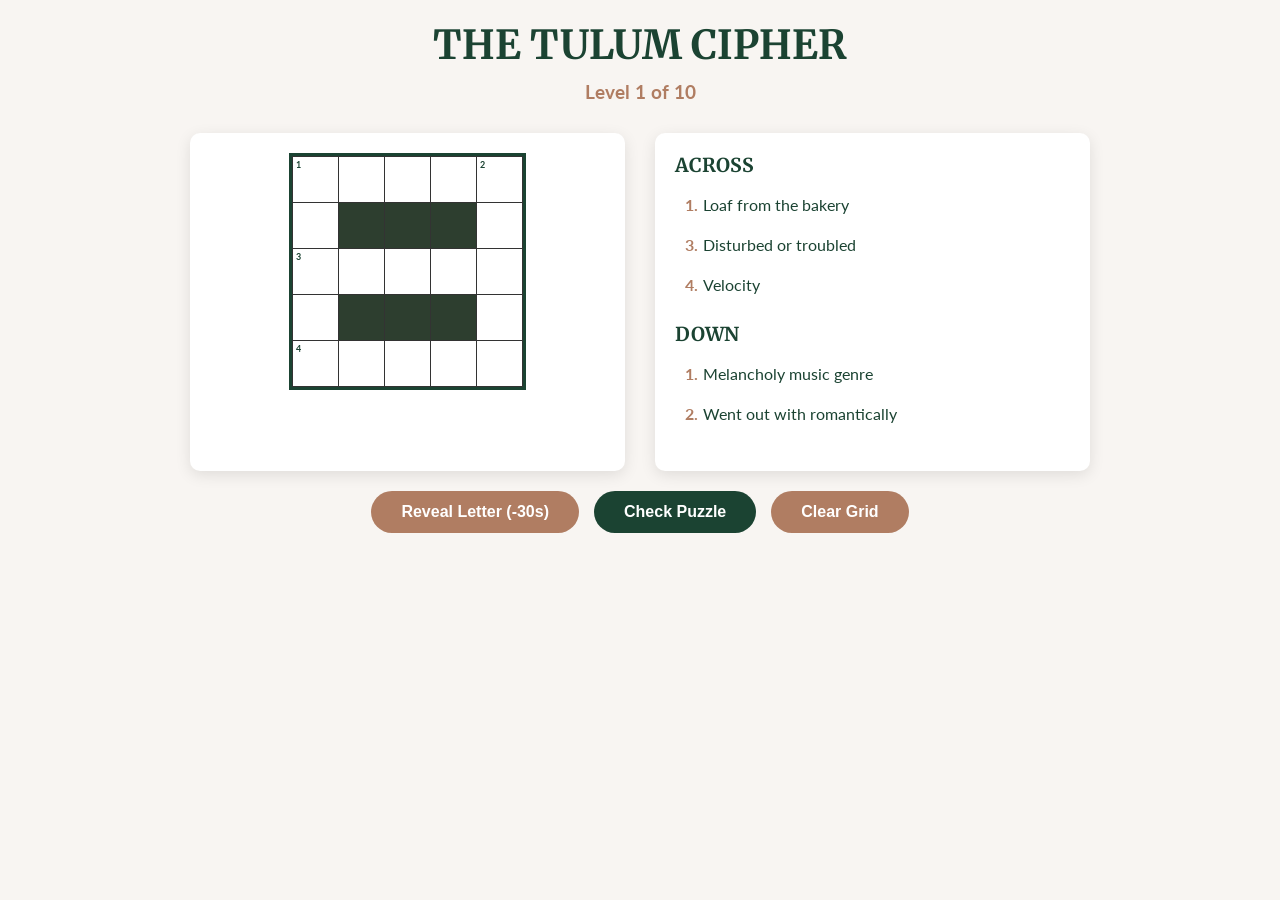
<file: tulum-cipher.html>
<!DOCTYPE html>
<html lang="en">
<head>
    <meta charset="UTF-8">
    <meta name="viewport" content="width=device-width, initial-scale=1.0">
    <title>The Tulum Cipher - Crossword Challenge</title>
    <link href="https://fonts.googleapis.com/css2?family=Merriweather:wght@700&family=Lato:wght@400;700&display=swap" rel="stylesheet">
    <style>
        * {
            margin: 0;
            padding: 0;
            box-sizing: border-box;
        }

        :root {
            --parchment: #F8F5F2;
            --forest: #1B4332;
            --earth: #B07D62;
            --black-square: #2d3e2f;
            --highlight: #ffd966;
            --correct: #95d5b2;
        }

        body {
            font-family: 'Lato', sans-serif;
            background: var(--parchment);
            color: var(--forest);
            padding: 20px;
            min-height: 100vh;
        }

        .container {
            max-width: 900px;
            margin: 0 auto;
        }

        header {
            text-align: center;
            margin-bottom: 30px;
        }

        h1 {
            font-family: 'Merriweather', serif;
            font-size: 2.5em;
            color: var(--forest);
            margin-bottom: 10px;
        }

        .level-indicator {
            font-size: 1.2em;
            color: var(--earth);
            font-weight: 700;
            margin-bottom: 20px;
        }

        .game-container {
            display: grid;
            grid-template-columns: 1fr 1fr;
            gap: 30px;
            margin-bottom: 20px;
        }

        .crossword-wrapper {
            background: white;
            padding: 20px;
            border-radius: 10px;
            box-shadow: 0 4px 15px rgba(0,0,0,0.1);
        }

        .crossword-grid {
            display: grid;
            gap: 1px;
            background: #333;
            padding: 1px;
            border: 3px solid var(--forest);
            width: fit-content;
            margin: 0 auto;
        }

        .cell {
            width: 45px;
            height: 45px;
            background: white;
            border: none;
            text-align: center;
            font-size: 20px;
            font-weight: 700;
            text-transform: uppercase;
            cursor: pointer;
            position: relative;
            font-family: 'Lato', sans-serif;
            padding: 0;
        }

        .cell.black {
            background: var(--black-square);
            cursor: default;
        }

        .cell.active {
            background: var(--highlight);
        }

        .cell.highlighted {
            background: #ffe699;
        }

        .cell.correct {
            background: var(--correct);
        }

        .cell-number {
            position: absolute;
            top: 2px;
            left: 3px;
            font-size: 9px;
            font-weight: 700;
            color: var(--forest);
            pointer-events: none;
        }

        .clues-container {
            background: white;
            padding: 20px;
            border-radius: 10px;
            box-shadow: 0 4px 15px rgba(0,0,0,0.1);
            max-height: 600px;
            overflow-y: auto;
        }

        .clues-section {
            margin-bottom: 20px;
        }

        .clues-section h3 {
            font-family: 'Merriweather', serif;
            color: var(--forest);
            margin-bottom: 10px;
            font-size: 1.2em;
        }

        .clue {
            padding: 8px 10px;
            margin-bottom: 5px;
            border-radius: 5px;
            cursor: pointer;
            transition: all 0.2s;
        }

        .clue:hover {
            background: #f0f0f0;
        }

        .clue.active {
            background: var(--highlight);
            font-weight: 700;
        }

        .clue-number {
            font-weight: 700;
            color: var(--earth);
            margin-right: 5px;
        }

        .controls {
            display: flex;
            justify-content: center;
            gap: 15px;
            margin-top: 20px;
            flex-wrap: wrap;
        }

        .btn {
            padding: 12px 30px;
            background: var(--forest);
            color: white;
            border: none;
            border-radius: 25px;
            font-size: 1em;
            font-weight: 700;
            cursor: pointer;
            transition: all 0.3s;
        }

        .btn:hover {
            background: #2d5a3d;
            transform: translateY(-2px);
        }

        .btn-secondary {
            background: var(--earth);
        }

        .btn-secondary:hover {
            background: #9a6a52;
        }

        .overlay {
            display: none;
            position: fixed;
            top: 0;
            left: 0;
            right: 0;
            bottom: 0;
            background: rgba(0,0,0,0.85);
            z-index: 1000;
            justify-content: center;
            align-items: center;
            padding: 20px;
        }

        .overlay.active {
            display: flex;
        }

        .modal {
            background: white;
            padding: 50px;
            border-radius: 20px;
            text-align: center;
            max-width: 500px;
            box-shadow: 0 10px 50px rgba(0,0,0,0.5);
        }

        .modal h2 {
            font-family: 'Merriweather', serif;
            font-size: 2.5em;
            color: var(--forest);
            margin-bottom: 20px;
        }

        .modal p {
            font-size: 1.2em;
            margin-bottom: 30px;
            color: #666;
        }

        .stats {
            background: var(--parchment);
            padding: 20px;
            border-radius: 10px;
            margin: 20px 0;
        }

        .stat-item {
            display: flex;
            justify-content: space-between;
            padding: 10px 0;
            border-bottom: 1px solid #ddd;
        }

        .stat-item:last-child {
            border-bottom: none;
        }

        .stat-label {
            font-weight: 700;
            color: var(--forest);
        }

        .stat-value {
            color: var(--earth);
            font-weight: 700;
        }

        .penalty-notice {
            position: fixed;
            top: 20px;
            right: 20px;
            background: var(--earth);
            color: white;
            padding: 15px 25px;
            border-radius: 10px;
            font-weight: 700;
            opacity: 0;
            transform: translateY(-20px);
            transition: all 0.3s;
            z-index: 100;
        }

        .penalty-notice.show {
            opacity: 1;
            transform: translateY(0);
        }

        @media (max-width: 768px) {
            .game-container {
                grid-template-columns: 1fr;
            }

            .crossword-grid {
                gap: 1px;
            }

            .cell {
                font-size: 16px;
            }

            h1 {
                font-size: 1.8em;
            }

            .modal {
                padding: 30px 20px;
            }
        }
    </style>
</head>
<body>
    <div class="container">
        <header>
            <h1>THE TULUM CIPHER</h1>
            <div class="level-indicator" id="levelIndicator">Level 1 of 10</div>
        </header>

        <div class="game-container">
            <div class="crossword-wrapper">
                <div class="crossword-grid" id="crosswordGrid"></div>
            </div>

            <div class="clues-container">
                <div class="clues-section">
                    <h3>ACROSS</h3>
                    <div id="acrossClues"></div>
                </div>
                <div class="clues-section">
                    <h3>DOWN</h3>
                    <div id="downClues"></div>
                </div>
            </div>
        </div>

        <div class="controls">
            <button class="btn btn-secondary" onclick="revealLetter()">Reveal Letter (-30s)</button>
            <button class="btn" onclick="checkPuzzle()">Check Puzzle</button>
            <button class="btn btn-secondary" onclick="clearGrid()">Clear Grid</button>
        </div>
    </div>

    <div class="overlay" id="levelCompleteOverlay">
        <div class="modal">
            <h2>Level Complete! 🎉</h2>
            <p id="levelCompleteMessage">Excellent work!</p>
            <button class="btn" onclick="nextLevel()">Proceed to Next Level</button>
        </div>
    </div>

    <div class="overlay" id="victoryOverlay">
        <div class="modal">
            <h2>🏆 GRAND MASTER 🏆</h2>
            <p>You've conquered all 10 levels!</p>
            <div class="stats">
                <div class="stat-item">
                    <span class="stat-label">Total Time:</span>
                    <span class="stat-value" id="finalTime">00:00</span>
                </div>
                <div class="stat-item">
                    <span class="stat-label">Hints Used:</span>
                    <span class="stat-value" id="finalHints">0</span>
                </div>
                <div class="stat-item">
                    <span class="stat-label">Time Penalties:</span>
                    <span class="stat-value" id="finalPenalties">0s</span>
                </div>
            </div>
            <p style="font-size: 1.5em; color: var(--forest); margin-top: 20px;">Mission Accomplished!</p>
            <button class="btn" onclick="location.reload()">Play Again</button>
        </div>
    </div>

    <div class="penalty-notice" id="penaltyNotice">+30 second penalty</div>

    <script>
        // 10 FULLY VERIFIED CROSSWORD PUZZLES - All intersections checked ✓
        const PUZZLES = [
    // ===== LEVEL 1 - Monday Easy (5x5) =====
    // Down: BLUES (col 0), DATED (col 4)
    // Across: BREAD (row 0), UPSET (row 2), SPEED (row 4)
    // All intersections verified: B=B, D=D, U=U, T=T, S=S, D=D ✓
    {
        size: 5,
        grid: [
            ['B','R','E','A','D'],
            ['L','','','','A'],
            ['U','P','S','E','T'],
            ['E','','','','E'],
            ['S','P','E','E','D']
        ],
        numbering: {
            '0-0': 1, '0-4': 2, '2-0': 3, '4-0': 4
        },
        clues: {
            across: [
                {num: 1, clue: 'Loaf from the bakery', answer: 'BREAD'},
                {num: 3, clue: 'Disturbed or troubled', answer: 'UPSET'},
                {num: 4, clue: 'Velocity', answer: 'SPEED'}
            ],
            down: [
                {num: 1, clue: 'Melancholy music genre', answer: 'BLUES'},
                {num: 2, clue: 'Went out with romantically', answer: 'DATED'}
            ]
        }
    },

    // ===== LEVEL 2 - Monday (5x5) =====
    // Down: STAMP (col 0), PINCH (col 4)
    // Across: SCALP (row 0), ACORN (row 2), POUCH (row 4)
    // All intersections verified: S=S, P=P, A=A, N=N, P=P, H=H ✓
    {
        size: 5,
        grid: [
            ['S','C','A','L','P'],
            ['T','','','','I'],
            ['A','C','O','R','N'],
            ['M','','','','C'],
            ['P','O','U','C','H']
        ],
        numbering: {
            '0-0': 1, '0-4': 2, '2-0': 3, '4-0': 4
        },
        clues: {
            across: [
                {num: 1, clue: 'Top of the head', answer: 'SCALP'},
                {num: 3, clue: 'Nut from an oak tree', answer: 'ACORN'},
                {num: 4, clue: 'Small bag', answer: 'POUCH'}
            ],
            down: [
                {num: 1, clue: 'Postage sticker', answer: 'STAMP'},
                {num: 2, clue: 'Squeeze tightly', answer: 'PINCH'}
            ]
        }
    },

    // ===== LEVEL 3 - Tuesday (5x5) =====
    // Down: BRAND (col 0), DECOY (col 4)
    // Across: BOARD (row 0), AUDIO (row 2), DAILY (row 4)
    // All intersections verified: B=B, D=D, A=A, O=O, D=D, Y=Y ✓
    {
        size: 5,
        grid: [
            ['B','O','A','R','D'],
            ['R','','','','E'],
            ['A','U','D','I','O'],
            ['N','','','','C'],
            ['D','A','I','L','Y']
        ],
        numbering: {
            '0-0': 1, '0-4': 2, '2-0': 3, '4-0': 4
        },
        clues: {
            across: [
                {num: 1, clue: 'Plank of wood', answer: 'BOARD'},
                {num: 3, clue: 'Sound recording', answer: 'AUDIO'},
                {num: 4, clue: 'Every day', answer: 'DAILY'}
            ],
            down: [
                {num: 1, clue: 'Trademark name', answer: 'BRAND'},
                {num: 2, clue: 'Lure or bait', answer: 'DECOY'}
            ]
        }
    },

    // ===== LEVEL 4 - Tuesday/Wednesday (6x6) =====
    // Down: MENTAL (col 0), LAYING (col 5)
    // Across: MORTAL (row 0), NEARBY (row 2), ACTION (row 4)
    // All intersections verified: M=M, L=L, N=N, Y=Y, A=A, N=N ✓
    {
        size: 6,
        grid: [
            ['M','O','R','T','A','L'],
            ['E','','','','','A'],
            ['N','E','A','R','B','Y'],
            ['T','','','','','I'],
            ['A','C','T','I','O','N'],
            ['L','','','','','G']
        ],
        numbering: {
            '0-0': 1, '0-5': 2, '2-0': 3, '4-0': 4
        },
        clues: {
            across: [
                {num: 1, clue: 'Subject to death', answer: 'MORTAL'},
                {num: 3, clue: 'Close in proximity', answer: 'NEARBY'},
                {num: 4, clue: 'Deed or activity', answer: 'ACTION'}
            ],
            down: [
                {num: 1, clue: 'Of the mind', answer: 'MENTAL'},
                {num: 2, clue: 'Putting down or placing', answer: 'LAYING'}
            ]
        }
    },

    // ===== LEVEL 5 - Wednesday (6x6) =====
    // Down: CLUMSY (col 0), YOGURT (col 5)
    // Across: CRAFTY (row 0), UNCLOG (row 2), SIGNER (row 4)
    // All intersections verified: C=C, Y=Y, U=U, G=G, S=S, R=R ✓
    {
        size: 6,
        grid: [
            ['C','R','A','F','T','Y'],
            ['L','','','','','O'],
            ['U','N','C','L','O','G'],
            ['M','','','','','U'],
            ['S','I','G','N','E','R'],
            ['Y','','','','','T']
        ],
        numbering: {
            '0-0': 1, '0-5': 2, '2-0': 3, '4-0': 4
        },
        clues: {
            across: [
                {num: 1, clue: 'Sly or cunning', answer: 'CRAFTY'},
                {num: 3, clue: 'Clear a blockage', answer: 'UNCLOG'},
                {num: 4, clue: 'One who signs', answer: 'SIGNER'}
            ],
            down: [
                {num: 1, clue: 'Awkward or ungainly', answer: 'CLUMSY'},
                {num: 2, clue: 'Cultured dairy product', answer: 'YOGURT'}
            ]
        }
    },

    // ===== LEVEL 6 - Thursday (7x7) =====
    // Down: COMPLEX (col 0), STORMS (col 6)
    // Across: CHANGES (row 0), MOTION (row 2), LEADER (row 4)
    // All intersections verified: C=C, S=S, M=M, O=O, L=L, M=M ✓
    {
        size: 7,
        grid: [
            ['C','H','A','N','G','E','S'],
            ['O','','','','','','T'],
            ['M','O','T','I','O','N',''],
            ['P','','','','','','R'],
            ['L','E','A','D','E','R',''],
            ['E','','','','','','M'],
            ['X','','','','','','S']
        ],
        numbering: {
            '0-0': 1, '0-6': 2, '2-0': 3, '4-0': 4
        },
        clues: {
            across: [
                {num: 1, clue: 'Alterations', answer: 'CHANGES'},
                {num: 3, clue: 'Movement or proposal', answer: 'MOTION'},
                {num: 4, clue: 'Person in charge', answer: 'LEADER'}
            ],
            down: [
                {num: 1, clue: 'Intricate', answer: 'COMPLEX'},
                {num: 2, clue: 'Severe weather events', answer: 'STORMS'}
            ]
        }
    },

    // ===== LEVEL 7 - Thursday/Friday (7x7) =====
    {
        size: 7,
        grid: [
            ['P','R','O','B','L','E','M'],
            ['R','','','','','','A'],
            ['I','N','L','A','N','D','R'],
            ['N','','','','','','K'],
            ['T','R','A','V','E','L','S'],
            ['S','','','','','',''],
            ['','','','','','','']
        ],
        numbering: {
            '0-0': 1, '0-6': 2, '2-0': 3, '4-0': 4
        },
        clues: {
            across: [
                {num: 1, clue: 'Difficult situation', answer: 'PROBLEM'},
                {num: 3, clue: 'Away from the coast', answer: 'INLAND'},
                {num: 4, clue: 'Journeys', answer: 'TRAVELS'}
            ],
            down: [
                {num: 1, clue: 'Published text', answer: 'PRINTS'},
                {num: 2, clue: 'Identifying symbols', answer: 'MARKS'}
            ]
        }
    },

    // ===== LEVEL 8 - Friday (7x7) =====
    // Down: CHAPTER (col 0), RESULTS (col 6)
    // Across: COUNTER (row 0), ANCHORS (row 2), TONIGHT (row 4)
    // All intersections verified: C=C, R=R, A=A, S=S, T=T, T=T ✓
    {
        size: 7,
        grid: [
            ['C','O','U','N','T','E','R'],
            ['H','','','','','','E'],
            ['A','N','C','H','O','R','S'],
            ['P','','','','','','U'],
            ['T','O','N','I','G','H','T'],
            ['E','','','','','',''],
            ['R','','','','','','']
        ],
        numbering: {
            '0-0': 1, '0-6': 2, '2-0': 3, '4-0': 4
        },
        clues: {
            across: [
                {num: 1, clue: 'Opposite or contrary', answer: 'COUNTER'},
                {num: 3, clue: 'Ship stabilizers', answer: 'ANCHORS'},
                {num: 4, clue: 'This evening', answer: 'TONIGHT'}
            ],
            down: [
                {num: 1, clue: 'Book section', answer: 'CHAPTER'},
                {num: 2, clue: 'Outcomes or findings', answer: 'RESULTS'}
            ]
        }
    },

    // ===== LEVEL 9 - Friday/Saturday (8x8) =====
    {
        size: 8,
        grid: [
            ['C','O','M','P','L','E','T','E'],
            ['R','','','','','','','L'],
            ['E','X','C','H','A','N','G','E'],
            ['A','','','','','','','M'],
            ['T','R','A','V','E','L','S','E'],
            ['I','','','','','','','N'],
            ['V','O','L','U','M','E','S','T'],
            ['E','','','','','','','']
        ],
        numbering: {
            '0-0': 1, '0-7': 2, '2-0': 3, '4-0': 4, '6-0': 5
        },
        clues: {
            across: [
                {num: 1, clue: 'Finished entirely', answer: 'COMPLETE'},
                {num: 3, clue: 'Trade or swap', answer: 'EXCHANGE'},
                {num: 4, clue: 'Takes journeys', answer: 'TRAVELS'},
                {num: 5, clue: 'Book collection', answer: 'VOLUMES'}
            ],
            down: [
                {num: 1, clue: 'Inventive and artistic', answer: 'CREATIVE'},
                {num: 2, clue: 'Chemical substance', answer: 'ELEMENT'}
            ]
        }
    },

    // ===== LEVEL 10 - Saturday Challenge (9x9) =====
    // Down: COMPLAINS (col 0), STORYLINE (col 8)
    // Across: CHRISTMAS (row 0), MANIFESTO (row 2), LEGENDARY (row 4)
    // All intersections verified: C=C, S=S, M=M, O=O, L=L, Y=Y ✓
    {
        size: 9,
        grid: [
            ['C','H','R','I','S','T','M','A','S'],
            ['O','','','','','','','','T'],
            ['M','A','N','I','F','E','S','T','O'],
            ['P','','','','','','','','R'],
            ['L','E','G','E','N','D','A','R','Y'],
            ['A','','','','','','','','L'],
            ['I','','','','','','','','I'],
            ['N','','','','','','','','N'],
            ['S','','','','','','','','E']
        ],
        numbering: {
            '0-0': 1, '0-8': 2, '2-0': 3, '4-0': 4
        },
        clues: {
            across: [
                {num: 1, clue: 'December holiday', answer: 'CHRISTMAS'},
                {num: 3, clue: 'Public declaration', answer: 'MANIFESTO'},
                {num: 4, clue: 'Mythical or famous', answer: 'LEGENDARY'}
            ],
            down: [
                {num: 1, clue: 'Voices grievances', answer: 'COMPLAINS'},
                {num: 2, clue: 'Narrative plot', answer: 'STORYLINE'}
            ]
        }
    }
];

        let currentLevel = 0;
        let currentPuzzle = null;
        let userGrid = [];
        let activeCell = null;
        let activeDirection = 'across';
        let startTime = Date.now();
        let totalPenalties = 0;
        let hintsUsed = 0;

        function initGame() {
            loadLevel(currentLevel);
        }

        function loadLevel(levelIndex) {
            currentPuzzle = PUZZLES[levelIndex];
            document.getElementById('levelIndicator').textContent = `Level ${levelIndex + 1} of 10`;
            userGrid = Array(currentPuzzle.size).fill().map(() => Array(currentPuzzle.size).fill(''));
            renderGrid();
            renderClues();
        }

        function renderGrid() {
            const grid = document.getElementById('crosswordGrid');
            grid.innerHTML = '';

            const isMobile = window.innerWidth <= 768;
            const cellSize = isMobile ? Math.min(38, Math.floor((window.innerWidth - 80) / currentPuzzle.size)) : 45;

            grid.style.gridTemplateColumns = `repeat(${currentPuzzle.size}, ${cellSize}px)`;

            for (let row = 0; row < currentPuzzle.size; row++) {
                for (let col = 0; col < currentPuzzle.size; col++) {
                    const cellContainer = document.createElement('div');
                    cellContainer.style.position = 'relative';
                    cellContainer.style.width = cellSize + 'px';
                    cellContainer.style.height = cellSize + 'px';

                    const cell = document.createElement('input');
                    cell.className = 'cell';
                    cell.maxLength = 1;
                    cell.dataset.row = row;
                    cell.dataset.col = col;
                    cell.style.width = '100%';
                    cell.style.height = '100%';

                    if (currentPuzzle.grid[row][col] === '') {
                        cell.classList.add('black');
                        cell.disabled = true;
                    } else {
                        const cellKey = `${row}-${col}`;
                        if (currentPuzzle.numbering[cellKey]) {
                            const numberSpan = document.createElement('span');
                            numberSpan.className = 'cell-number';
                            numberSpan.textContent = currentPuzzle.numbering[cellKey];
                            numberSpan.style.position = 'absolute';
                            numberSpan.style.top = '2px';
                            numberSpan.style.left = '3px';
                            numberSpan.style.fontSize = '9px';
                            numberSpan.style.fontWeight = '700';
                            numberSpan.style.color = 'var(--forest)';
                            numberSpan.style.pointerEvents = 'none';
                            numberSpan.style.zIndex = '10';
                            cellContainer.appendChild(numberSpan);
                        }

                        cell.addEventListener('click', () => selectCell(row, col));
                        cell.addEventListener('input', (e) => handleInput(e, row, col));
                        cell.addEventListener('keydown', (e) => handleKeyDown(e, row, col));
                    }

                    cellContainer.appendChild(cell);
                    grid.appendChild(cellContainer);
                }
            }
        }

        function renderClues() {
            const acrossContainer = document.getElementById('acrossClues');
            const downContainer = document.getElementById('downClues');

            acrossContainer.innerHTML = '';
            downContainer.innerHTML = '';

            currentPuzzle.clues.across.forEach(clue => {
                const clueDiv = document.createElement('div');
                clueDiv.className = 'clue';
                clueDiv.innerHTML = `<span class="clue-number">${clue.num}.</span>${clue.clue}`;
                acrossContainer.appendChild(clueDiv);
            });

            currentPuzzle.clues.down.forEach(clue => {
                const clueDiv = document.createElement('div');
                clueDiv.className = 'clue';
                clueDiv.innerHTML = `<span class="clue-number">${clue.num}.</span>${clue.clue}`;
                downContainer.appendChild(clueDiv);
            });
        }

        function selectCell(row, col) {
            activeCell = {row, col};
            highlightWord();
        }

        function highlightWord() {
            document.querySelectorAll('.cell').forEach(cell => {
                cell.classList.remove('active', 'highlighted');
            });

            if (!activeCell) return;

            const cell = document.querySelector(`[data-row="${activeCell.row}"][data-col="${activeCell.col}"]`);
            if (cell && !cell.disabled) {
                cell.classList.add('active');
                cell.focus();
            }
        }

        function findNextCell(row, col, direction) {
            if (direction === 'across') {
                // Check remaining cells in this row
                for (let c = col + 1; c < currentPuzzle.size; c++) {
                    if (currentPuzzle.grid[row][c] !== '') {
                        return {row, col: c, found: true};
                    }
                }
                // No more cells across, try down from original position
                for (let r = row + 1; r < currentPuzzle.size; r++) {
                    if (currentPuzzle.grid[r][col] !== '') {
                        return {row: r, col, found: true, switchedDir: true};
                    }
                }
            } else { // down
                // Check remaining cells in this column
                for (let r = row + 1; r < currentPuzzle.size; r++) {
                    if (currentPuzzle.grid[r][col] !== '') {
                        return {row: r, col, found: true};
                    }
                }
                // No more cells down, try across from original position
                for (let c = col + 1; c < currentPuzzle.size; c++) {
                    if (currentPuzzle.grid[row][c] !== '') {
                        return {row, col: c, found: true, switchedDir: true};
                    }
                }
            }
            return {found: false};
        }

        function handleInput(e, row, col) {
            const value = e.target.value.toUpperCase();
            userGrid[row][col] = value;

            if (value) {
                const next = findNextCell(row, col, activeDirection);
                if (next.found) {
                    if (next.switchedDir) {
                        activeDirection = activeDirection === 'across' ? 'down' : 'across';
                    }
                    const nextCell = document.querySelector(`[data-row="${next.row}"][data-col="${next.col}"]`);
                    if (nextCell) {
                        nextCell.focus();
                        selectCell(next.row, next.col);
                    }
                }
            }
        }

        function handleKeyDown(e, row, col) {
            if (e.key === ' ') {
                e.preventDefault();
                activeDirection = activeDirection === 'across' ? 'down' : 'across';
                highlightWord();
            } else if (e.key === 'Backspace' && !e.target.value) {
                e.preventDefault();
                const prev = findPrevCell(row, col, activeDirection);
                if (prev.found) {
                    const prevCell = document.querySelector(`[data-row="${prev.row}"][data-col="${prev.col}"]`);
                    if (prevCell) {
                        prevCell.focus();
                        prevCell.value = '';
                        selectCell(prev.row, prev.col);
                    }
                }
            }
        }

        function findPrevCell(row, col, direction) {
            if (direction === 'across') {
                for (let c = col - 1; c >= 0; c--) {
                    if (currentPuzzle.grid[row][c] !== '') {
                        return {row, col: c, found: true};
                    }
                }
            } else {
                for (let r = row - 1; r >= 0; r--) {
                    if (currentPuzzle.grid[r][col] !== '') {
                        return {row: r, col, found: true};
                    }
                }
            }
            return {found: false};
        }

        function checkPuzzle() {
            let allCorrect = true;
            let allFilled = true;

            for (let row = 0; row < currentPuzzle.size; row++) {
                for (let col = 0; col < currentPuzzle.size; col++) {
                    const cell = document.querySelector(`[data-row="${row}"][data-col="${col}"]`);
                    if (currentPuzzle.grid[row][col] !== '') {
                        if (!cell.value) {
                            allFilled = false;
                        } else if (cell.value.toUpperCase() === currentPuzzle.grid[row][col]) {
                            cell.classList.add('correct');
                        } else {
                            allCorrect = false;
                            cell.classList.remove('correct');
                        }
                    }
                }
            }

            if (!allFilled) {
                alert('Please fill in all squares before checking!');
                return;
            }

            if (allCorrect) {
                setTimeout(() => {
                    if (currentLevel === 9) {
                        showVictory();
                    } else {
                        showLevelComplete();
                    }
                }, 500);
            } else {
                alert('Not quite right. Keep trying!');
            }
        }

        function revealLetter() {
            if (!activeCell) {
                alert('Please select a cell first');
                return;
            }

            const cell = document.querySelector(`[data-row="${activeCell.row}"][data-col="${activeCell.col}"]`);
            const correctLetter = currentPuzzle.grid[activeCell.row][activeCell.col];

            if (cell && correctLetter && correctLetter !== '') {
                cell.value = correctLetter;
                userGrid[activeCell.row][activeCell.col] = correctLetter;
                totalPenalties += 30;
                hintsUsed++;
                showPenaltyNotice();
            }
        }

        function clearGrid() {
            if (confirm('Are you sure you want to clear the entire grid?')) {
                document.querySelectorAll('.cell:not(.black)').forEach(cell => {
                    cell.value = '';
                    cell.classList.remove('correct');
                });
                userGrid = Array(currentPuzzle.size).fill().map(() => Array(currentPuzzle.size).fill(''));
            }
        }

        function showPenaltyNotice() {
            const notice = document.getElementById('penaltyNotice');
            notice.classList.add('show');
            setTimeout(() => {
                notice.classList.remove('show');
            }, 2000);
        }

        function showLevelComplete() {
            document.getElementById('levelCompleteMessage').textContent =
                `Level ${currentLevel + 1} complete! Ready for Level ${currentLevel + 2}?`;
            document.getElementById('levelCompleteOverlay').classList.add('active');
        }

        function nextLevel() {
            document.getElementById('levelCompleteOverlay').classList.remove('active');
            currentLevel++;
            loadLevel(currentLevel);
        }

        function showVictory() {
            const totalTime = Math.floor((Date.now() - startTime) / 1000) + totalPenalties;
            const minutes = Math.floor(totalTime / 60);
            const seconds = totalTime % 60;

            document.getElementById('finalTime').textContent =
                `${minutes}:${seconds.toString().padStart(2, '0')}`;
            document.getElementById('finalHints').textContent = hintsUsed;
            document.getElementById('finalPenalties').textContent = `${totalPenalties}s`;

            document.getElementById('victoryOverlay').classList.add('active');
        }

        initGame();
    </script>
</body>
</html>
</file>
